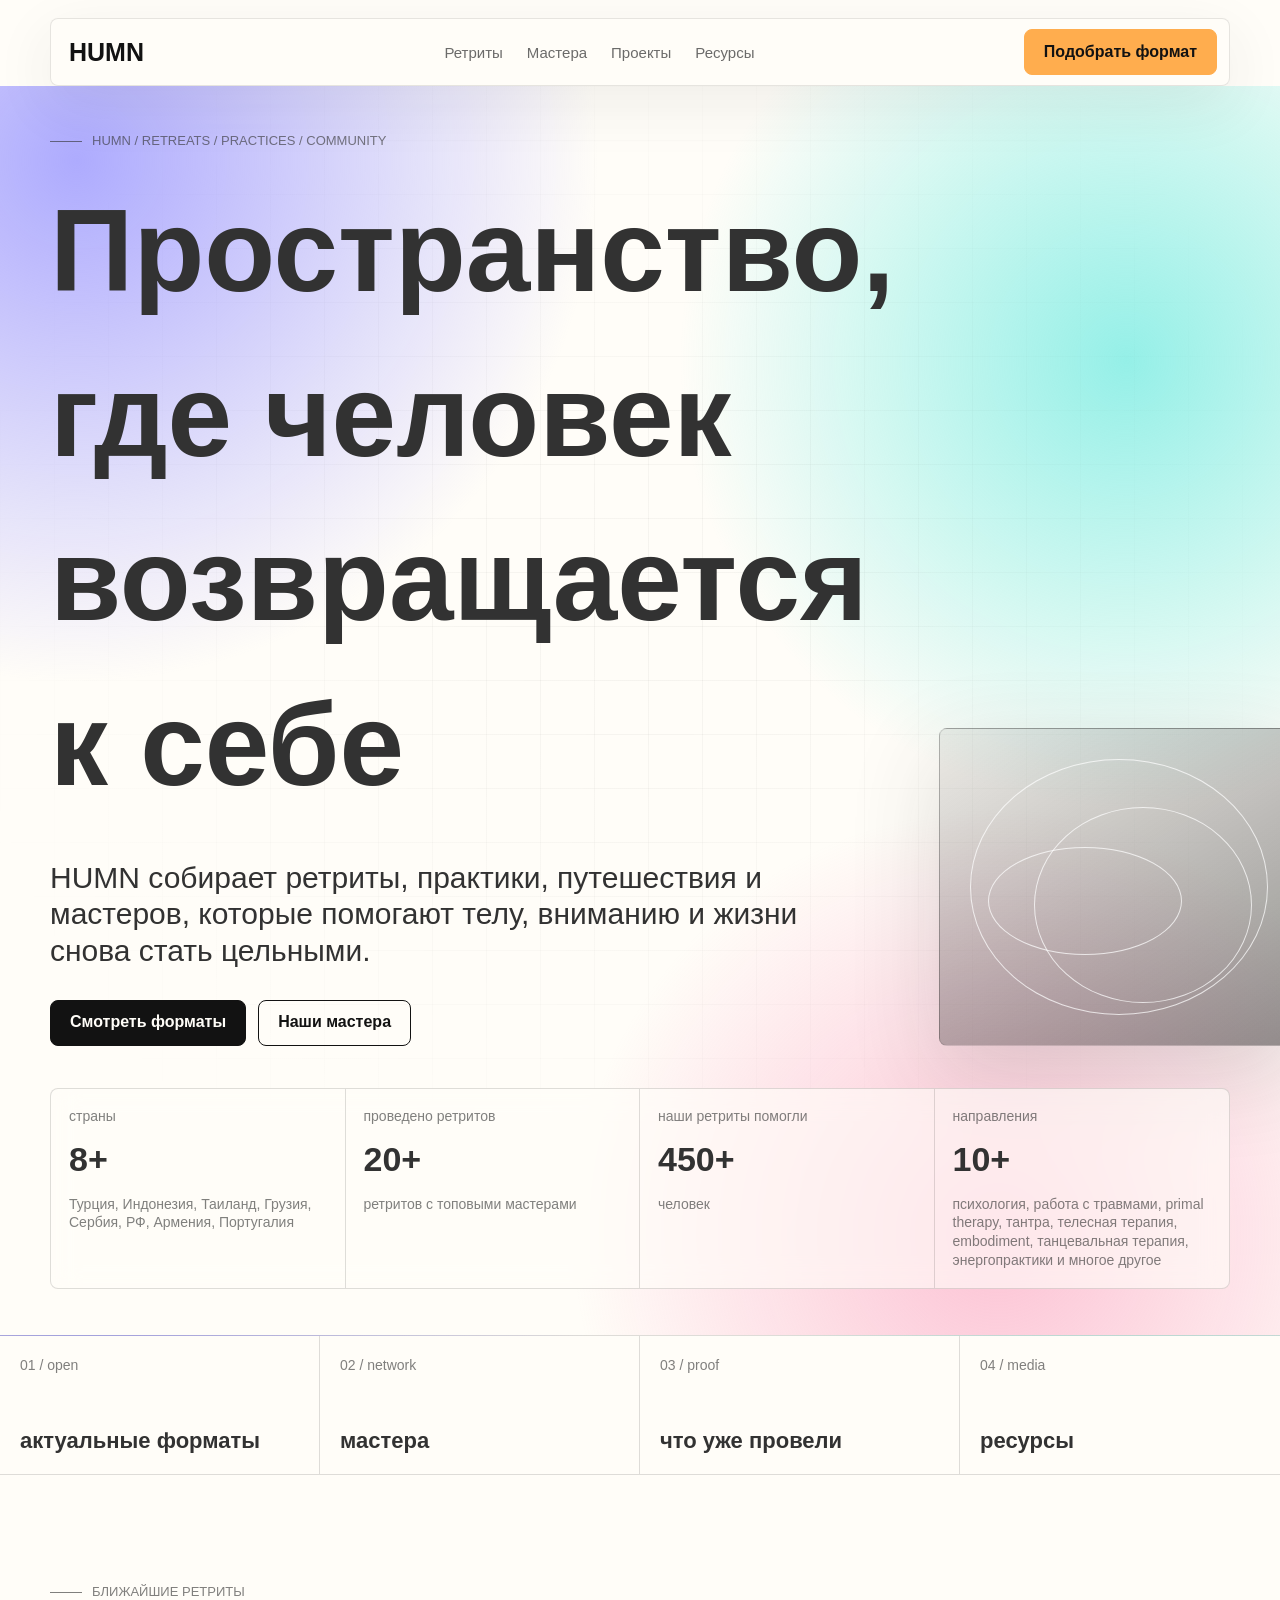
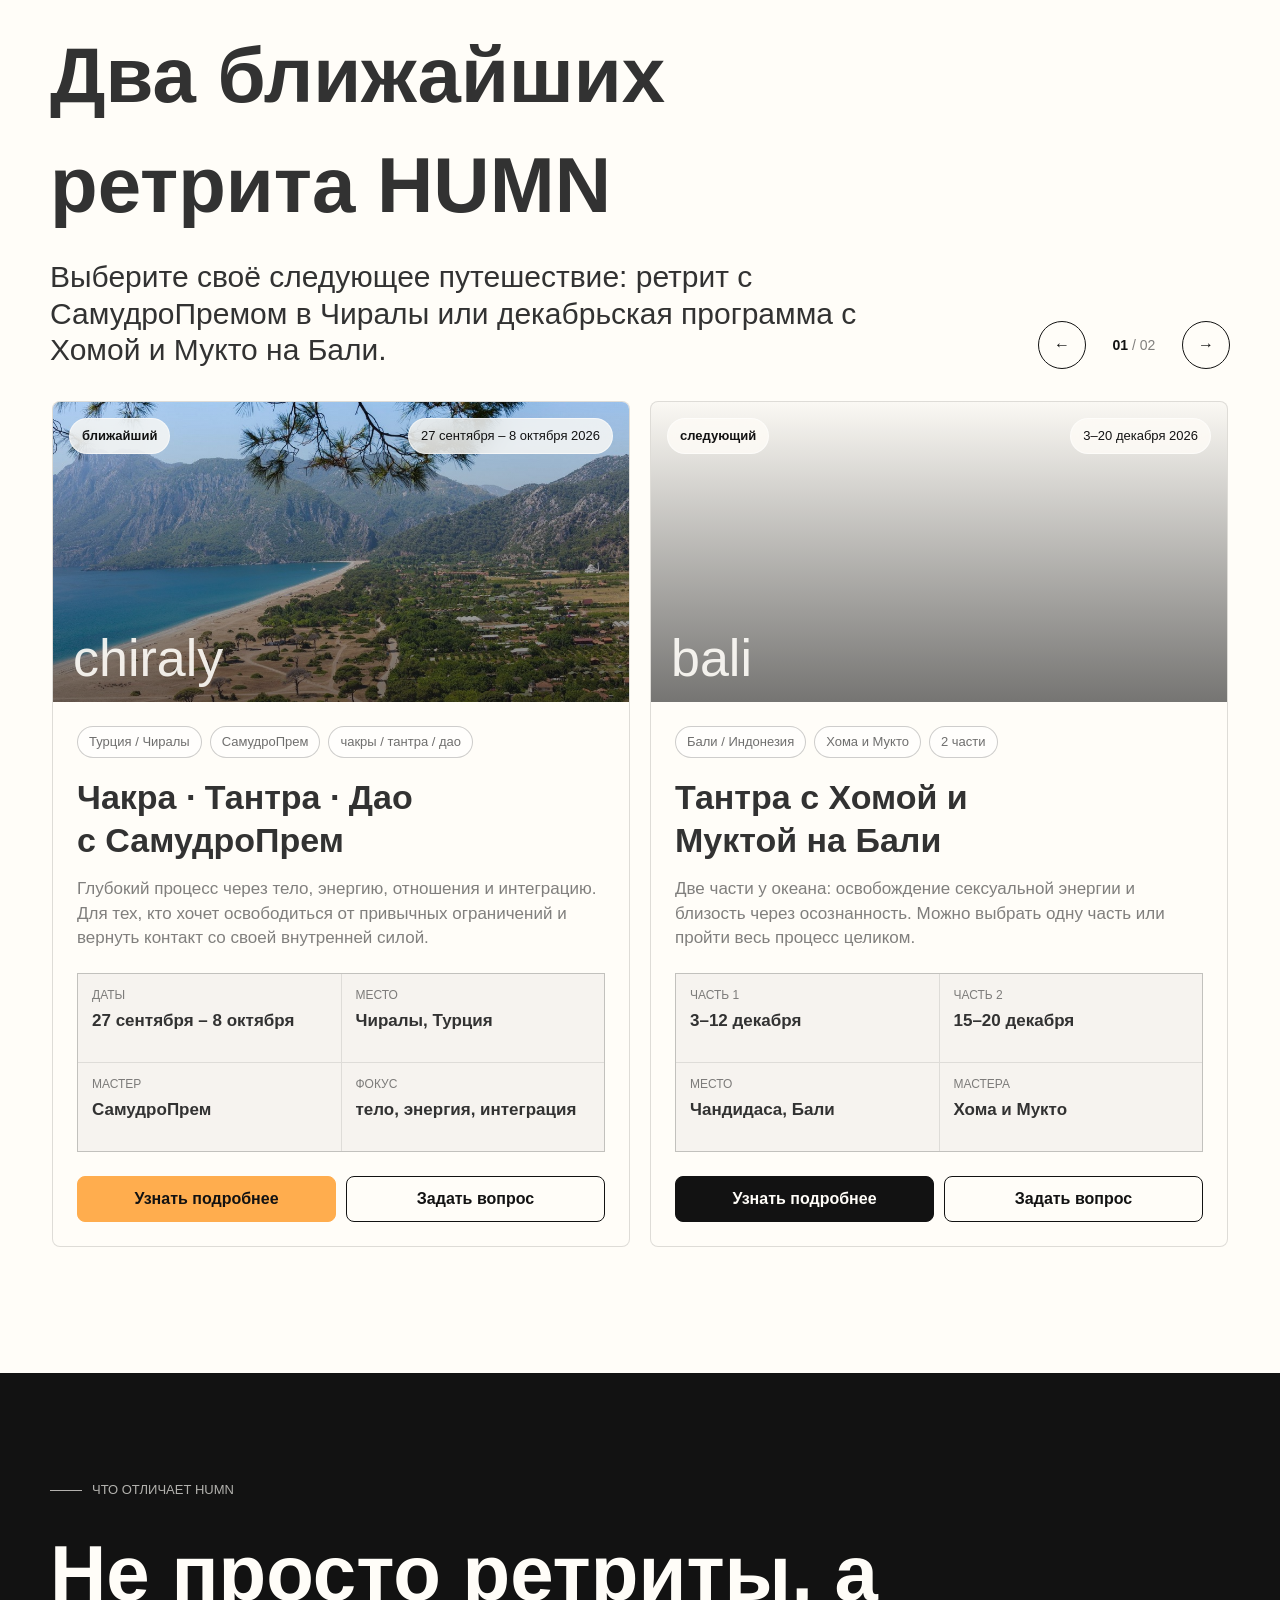
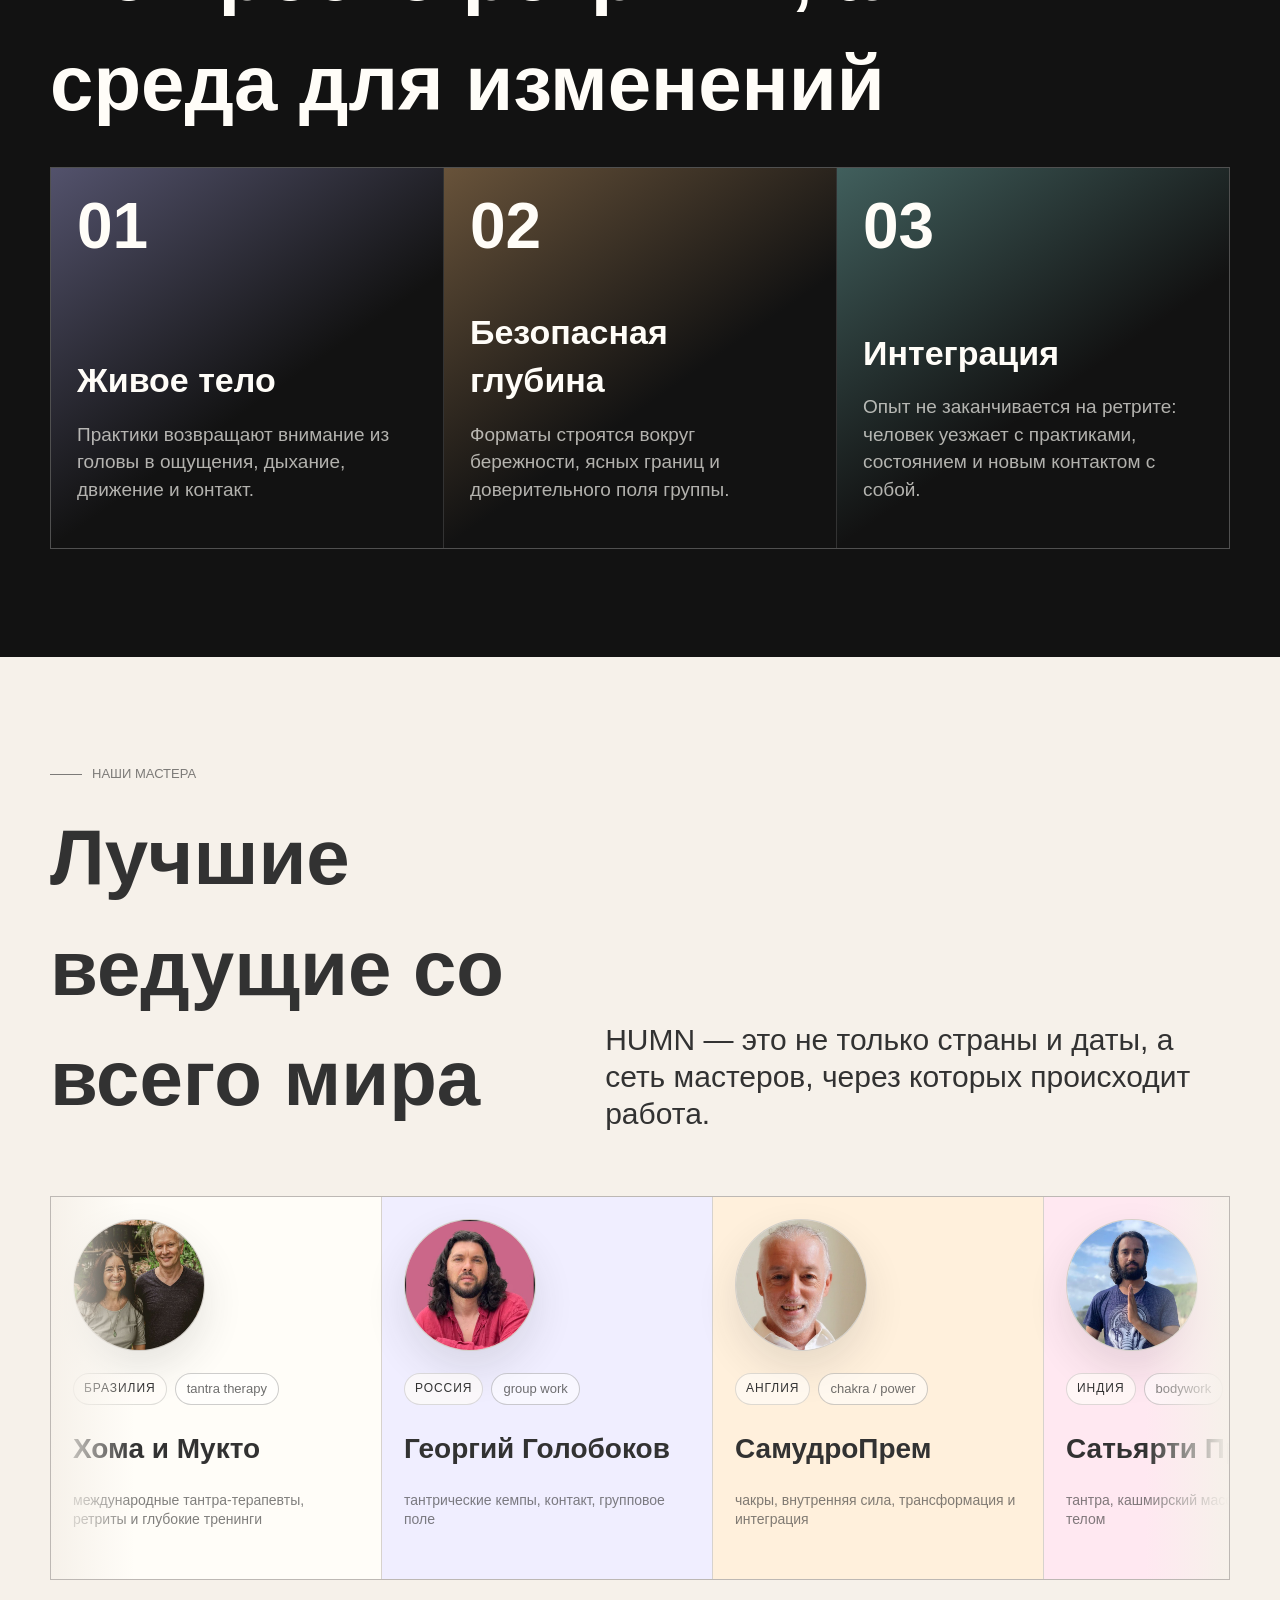
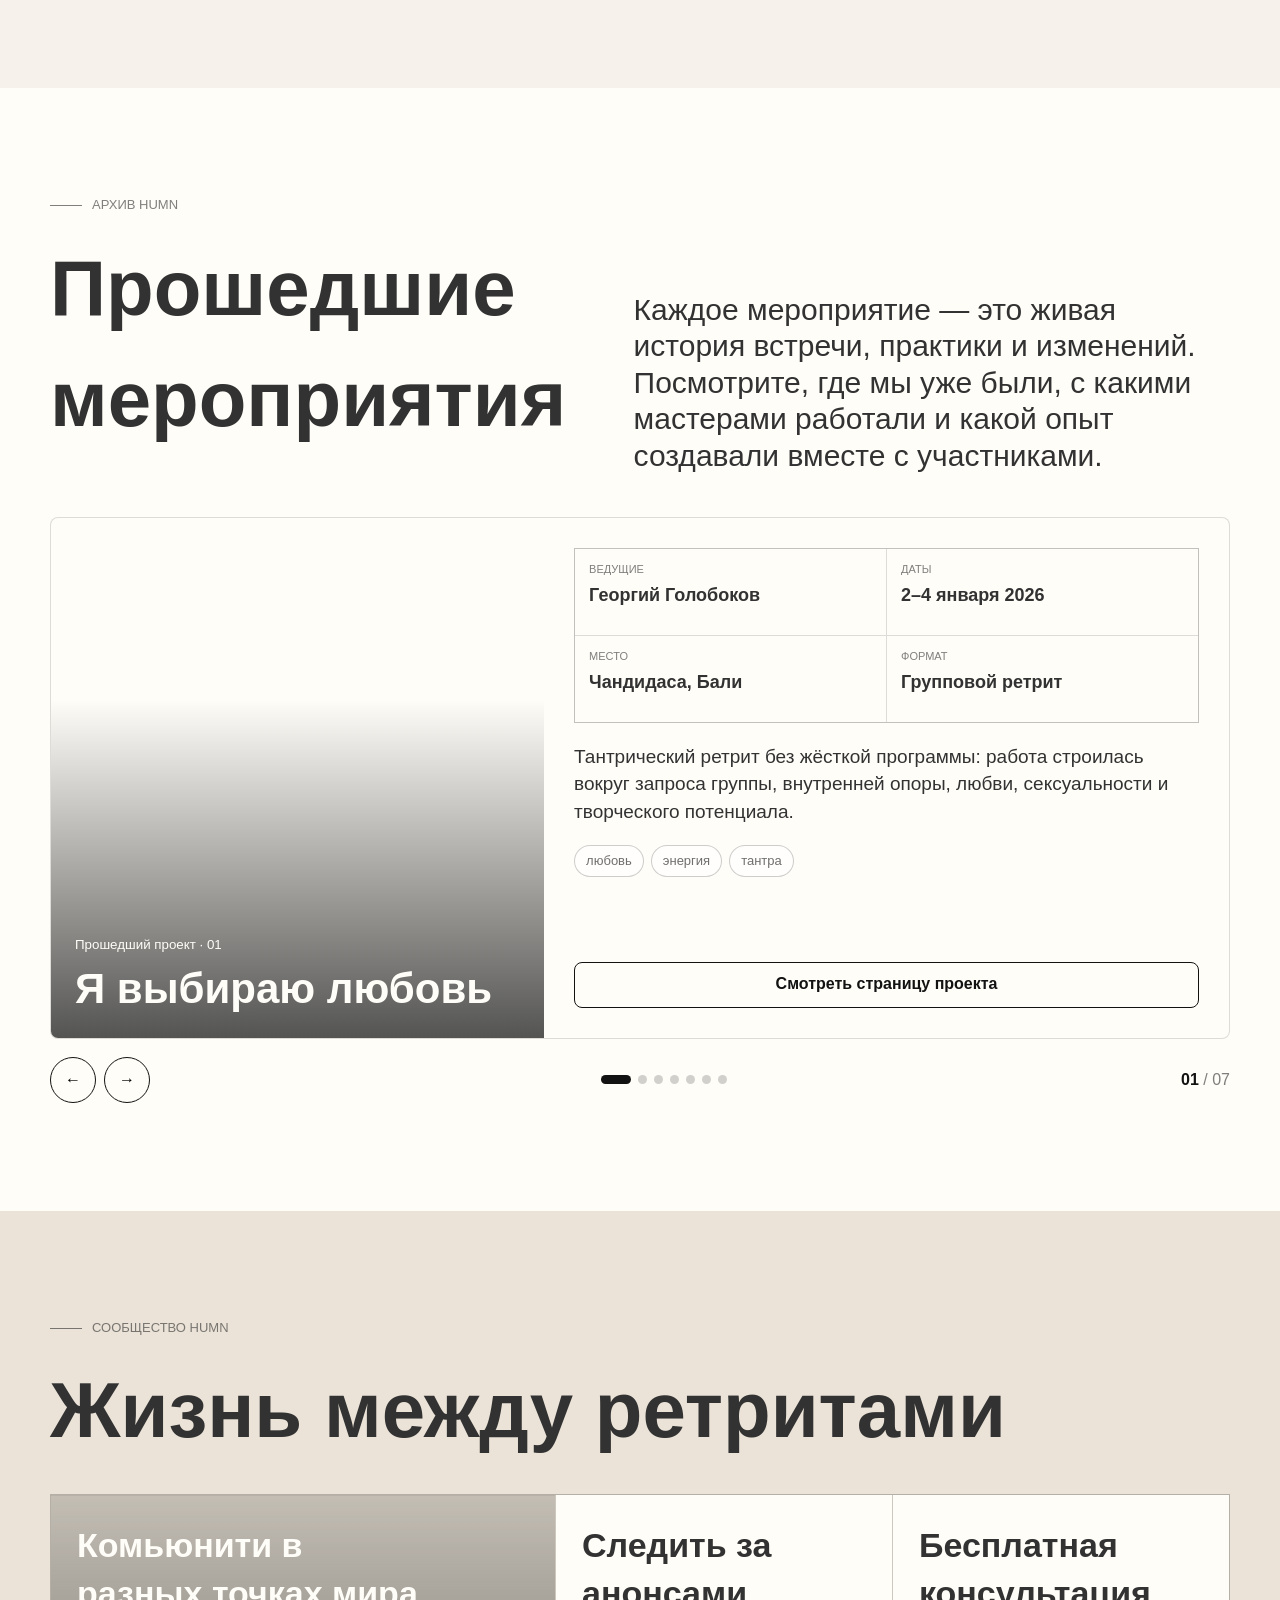
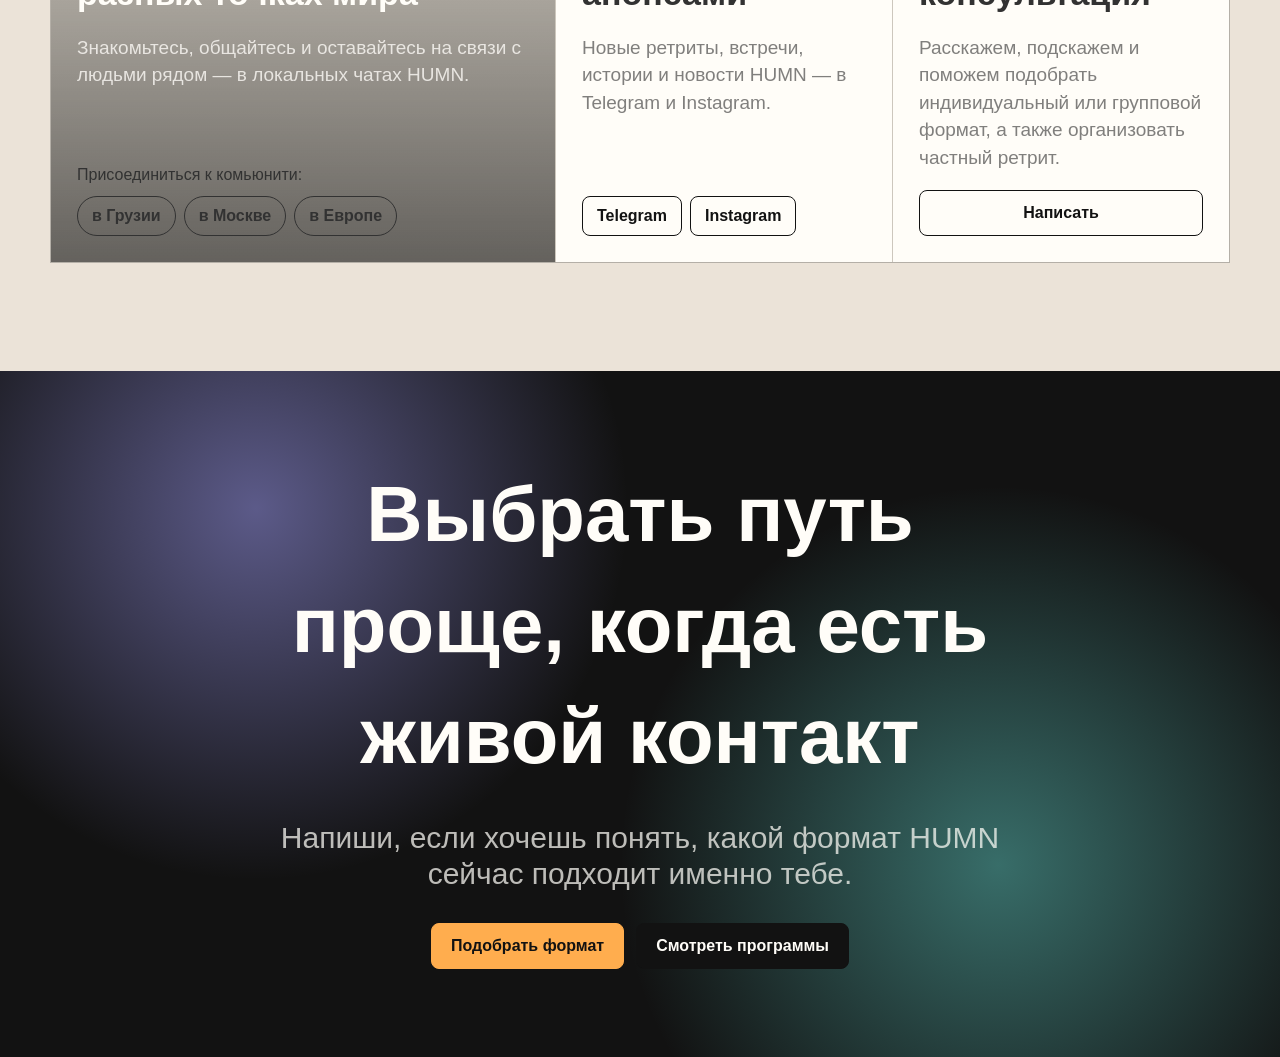
<file: index.html>
<html lang="ru"><head>
  <meta charset="utf-8">
  <meta name="viewport" content="width=device-width, initial-scale=1">
  <title>HUMN: ретриты с мастерами в Чиралы и на Бали</title>
  <meta name="description" content="Ближайшие ретриты HUMN: Чакра · Тантра · Дао с СамудроПремом в Чиралы и тантра с Хомой и Муктой на Бали. Мастера, проекты и ресурсы.">
  <meta name="robots" content="index, follow, max-image-preview:large">
  <meta name="referrer" content="strict-origin-when-cross-origin">
  <meta name="theme-color" content="#fffdf8">
  <meta name="format-detection" content="telephone=no">
  <link rel="canonical" href="https://humns.ru/">
  <meta property="og:type" content="website">
  <meta property="og:locale" content="ru_RU">
  <meta property="og:site_name" content="HUMN">
  <meta property="og:title" content="HUMN: ретриты с мастерами в Чиралы и на Бали">
  <meta property="og:description" content="Ближайшие ретриты HUMN: СамудроПрем в Чиралы и Хома с Муктой на Бали. Смотрите даты, мастеров, проекты и ресурсы сообщества.">
  <meta property="og:url" content="https://humns.ru/">
  <meta property="og:image" content="https://ny06981-lang.github.io/humn-homepage/assets/retreats/samudro-chiraly.jpg">
  <meta property="og:image:secure_url" content="https://ny06981-lang.github.io/humn-homepage/assets/retreats/samudro-chiraly.jpg">
  <meta property="og:image:width" content="1200">
  <meta property="og:image:height" content="630">
  <meta property="og:image:alt" content="Чиралы, Турция — место ближайшего ретрита HUMN с СамудроПремом">
  <meta name="twitter:card" content="summary_large_image">
  <meta name="twitter:title" content="HUMN: ретриты с мастерами в Чиралы и на Бали">
  <meta name="twitter:description" content="Ближайшие ретриты HUMN: СамудроПрем в Чиралы и Хома с Муктой на Бали. Даты, мастера, проекты и ресурсы сообщества.">
  <meta name="twitter:image" content="https://ny06981-lang.github.io/humn-homepage/assets/retreats/samudro-chiraly.jpg">
  <meta name="twitter:image:alt" content="Чиралы, Турция — место ближайшего ретрита HUMN с СамудроПремом">
  <link rel="icon" href="data:image/svg+xml,%3Csvg xmlns='http://www.w3.org/2000/svg' viewBox='0 0 64 64'%3E%3Crect width='64' height='64' rx='8' fill='%23fffdf8'/%3E%3Ccircle cx='32' cy='32' r='22' fill='%23a5a2ff'/%3E%3Ccircle cx='32' cy='32' r='12' fill='%23ffad4e'/%3E%3C/svg%3E">
  <script type="application/ld+json">
    {
      "@context": "https://schema.org",
      "@graph": [
        {
          "@type": "Organization",
          "@id": "https://humns.ru/#organization",
          "name": "HUMN",
          "url": "https://humns.ru/",
          "logo": "https://ny06981-lang.github.io/humn-homepage/assets/humn-logo-horizontal.png",
          "sameAs": [
            "https://www.instagram.com/humns.ru/"
          ]
        },
        {
          "@type": "WebSite",
          "@id": "https://humns.ru/#website",
          "url": "https://humns.ru/",
          "name": "HUMN",
          "publisher": {
            "@id": "https://humns.ru/#organization"
          },
          "inLanguage": "ru"
        },
        {
          "@type": "ItemList",
          "@id": "https://humns.ru/#retreats",
          "name": "Актуальные ретриты HUMN",
          "itemListElement": [
            {
              "@type": "ListItem",
              "position": 1,
              "url": "https://humns.ru/tantra1_rus",
              "name": "Тантра с Хомой и Муктой на Бали"
            },
            {
              "@type": "ListItem",
              "position": 2,
              "url": "https://humns.ru/chakra-tantra-dao",
              "name": "Чакра · Тантра · Дао с СамудроПрем"
            }
          ]
        },
        {
          "@type": "Event",
          "@id": "https://humns.ru/chakra-tantra-dao#event",
          "name": "Чакра · Тантра · Дао с СамудроПрем",
          "description": "Ретрит HUMN с СамудроПремом в Чиралы: работа с телом, энергией, отношениями и интеграцией.",
          "startDate": "2026-09-27",
          "endDate": "2026-10-08",
          "eventStatus": "https://schema.org/EventScheduled",
          "eventAttendanceMode": "https://schema.org/OfflineEventAttendanceMode",
          "image": "https://ny06981-lang.github.io/humn-homepage/assets/retreats/samudro-chiraly.jpg",
          "url": "https://humns.ru/chakra-tantra-dao",
          "location": {
            "@type": "Place",
            "name": "Чиралы",
            "address": {
              "@type": "PostalAddress",
              "addressLocality": "Чиралы",
              "addressCountry": "TR"
            }
          },
          "performer": {
            "@type": "Person",
            "name": "СамудроПрем"
          },
          "organizer": {
            "@id": "https://humns.ru/#organization"
          }
        },
        {
          "@type": "Event",
          "@id": "https://humns.ru/tantra1_rus#event",
          "name": "Тантра с Хомой и Муктой на Бали",
          "description": "Декабрьская программа HUMN на Бали с Хомой и Муктой: две части про сексуальную энергию, близость и осознанность.",
          "startDate": "2026-12-03",
          "endDate": "2026-12-20",
          "eventStatus": "https://schema.org/EventScheduled",
          "eventAttendanceMode": "https://schema.org/OfflineEventAttendanceMode",
          "image": "https://static.tildacdn.com/tild6639-3033-4162-a264-623666343634/Homa_and_Mukto-1.jpg",
          "url": "https://humns.ru/tantra1_rus",
          "location": {
            "@type": "Place",
            "name": "Чандидаса, Бали",
            "address": {
              "@type": "PostalAddress",
              "addressLocality": "Чандидаса",
              "addressRegion": "Бали",
              "addressCountry": "ID"
            }
          },
          "performer": {
            "@type": "Person",
            "name": "Хома и Мукто"
          },
          "organizer": {
            "@id": "https://humns.ru/#organization"
          }
        }
      ]
    }
  </script>
  <style>
    :root {
      --ink: #323232;
      --night: #121212;
      --paper: #fffdf8;
      --milk: #f6f1ea;
      --clay: #ebe3d8;
      --violet: #a5a2ff;
      --orange: #ffad4e;
      --rose: #fa94b9;
      --cyan: #6cebe1;
      --plum: #512740;
      --muted: rgba(50, 50, 50, .62);
      --line: rgba(50, 50, 50, .16);
      --heading: "Druk Wide Cyr", "Arial Black", Impact, sans-serif;
      --body: "Involve", "TildaSans", Arial, sans-serif;
      --ease: cubic-bezier(.16, 1, .3, 1);
    }

    * { box-sizing: border-box; }
    html {
      scroll-behavior: smooth;
      -webkit-text-size-adjust: 100%;
      text-size-adjust: 100%;
    }
    body {
      margin: 0;
      min-width: 320px;
      overflow-x: hidden;
      background: var(--paper);
      color: var(--ink);
      font-family: var(--body);
    }
    a { color: inherit; text-decoration: none; }
    img { display: block; max-width: 100%; }
    button { font: inherit; }
    :focus-visible {
      outline: 3px solid var(--orange);
      outline-offset: 4px;
      border-radius: 8px;
    }
    .skip-link {
      position: absolute;
      z-index: 200;
      top: auto;
      left: -10000px;
      width: 1px;
      height: 1px;
      overflow: hidden;
      clip: rect(0 0 0 0);
      clip-path: inset(50%);
      transform: none;
      padding: 0;
      border-radius: 8px;
      background: var(--night);
      color: var(--paper);
      font-weight: 800;
      transition: transform .2s var(--ease);
    }
    .skip-link:focus {
      position: fixed;
      top: 12px;
      left: 12px;
      width: auto;
      height: auto;
      overflow: visible;
      clip: auto;
      clip-path: none;
      transform: translateY(0);
      padding: 12px 16px;
    }

    .site-nav {
      position: relative;
      z-index: 80;
      top: auto;
      left: auto;
      transform: none;
      width: min(1180px, calc(100vw - 28px));
      margin: 18px auto 0;
      min-height: 62px;
      display: grid;
      grid-template-columns: auto 1fr auto;
      gap: 22px;
      align-items: center;
      padding: 10px 12px 10px 18px;
      border: 1px solid rgba(50, 50, 50, .12);
      border-radius: 8px;
      background: rgba(255, 253, 248, .82);
      backdrop-filter: blur(22px);
      box-shadow: 0 18px 60px rgba(50, 50, 50, .08);
    }
    .site-logo {
      display: inline-flex;
      align-items: center;
      min-width: 106px;
      color: var(--night);
      font-family: var(--heading);
      font-size: 25px;
      font-weight: 900;
      line-height: 1;
      letter-spacing: 0;
      white-space: nowrap;
    }
    .nav-links {
      justify-self: center;
      display: flex;
      align-items: center;
      gap: 24px;
      color: rgba(50, 50, 50, .72);
      font-size: 15px;
    }
    .nav-links a { transition: color .2s var(--ease); }
    .nav-links a:hover { color: var(--ink); }

    .HUMN-container {
      width: min(1180px, calc(100vw - 40px));
      margin: 0 auto;
    }
    .section { padding: 108px 0; }
    .section.tight { padding: 72px 0; }
    .eyebrow {
      display: inline-flex;
      align-items: center;
      gap: 10px;
      margin: 0 0 18px;
      color: var(--muted);
      font-size: 13px;
      letter-spacing: 0;
      text-transform: uppercase;
    }
    .eyebrow::before {
      content: "";
      width: 32px;
      height: 1px;
      background: currentColor;
    }
    h1, h2, h3, p { margin-top: 0; }
    h1, h2, h3 {
      font-family: var(--heading);
      letter-spacing: 0;
      font-weight: 900;
      line-height: 1.42;
      overflow-wrap: normal;
      word-break: normal;
      hyphens: none;
      text-wrap: balance;
    }
    h1 {
      max-width: 1100px;
      font-size: 116px;
      line-height: 1.42;
      margin-bottom: 32px;
    }
    h2 {
      max-width: 980px;
      font-size: 78px;
      line-height: 1.42;
      margin-bottom: 28px;
    }
    h3 {
      font-size: 34px;
      line-height: 1.42;
      margin-bottom: 16px;
    }
    p {
      color: var(--muted);
      font-size: 19px;
      line-height: 1.45;
    }
    .lead {
      max-width: 780px;
      color: var(--ink);
      font-size: 30px;
      line-height: 1.22;
    }
    .micro {
      color: var(--muted);
      font-size: 14px;
      line-height: 1.34;
    }
    .btn-row {
      display: flex;
      flex-wrap: wrap;
      align-items: center;
      gap: 12px;
    }
    .btn {
      display: inline-flex;
      align-items: center;
      justify-content: center;
      max-width: 100%;
      min-height: 46px;
      padding: 0 19px;
      border: 1px solid var(--night);
      border-radius: 8px;
      background: var(--night);
      color: var(--paper);
      font-weight: 700;
      line-height: 1.15;
      text-align: center;
      overflow-wrap: normal;
      word-break: normal;
      hyphens: none;
      transition: transform .22s var(--ease), background .22s var(--ease), color .22s var(--ease);
    }
    .btn:hover { transform: translateY(-2px); }
    .btn.light {
      background: transparent;
      color: var(--night);
    }
    .btn.color {
      background: var(--orange);
      color: var(--night);
      border-color: var(--orange);
    }
    .pill {
      display: inline-flex;
      align-items: center;
      min-height: 32px;
      min-width: 0;
      padding: 0 11px;
      border: 1px solid rgba(50, 50, 50, .24);
      border-radius: 999px;
      background: rgba(255, 255, 255, .54);
      color: rgba(50, 50, 50, .7);
      font-size: 13px;
      line-height: 1.2;
      white-space: nowrap;
    }
    .grid { display: grid; gap: 20px; }
    .two { grid-template-columns: repeat(2, minmax(0, 1fr)); }
    .three { grid-template-columns: repeat(3, minmax(0, 1fr)); }
    .four { grid-template-columns: repeat(4, minmax(0, 1fr)); }
    .split {
      display: grid;
      grid-template-columns: .9fr 1.1fr;
      gap: 52px;
      align-items: center;
    }
    .card {
      overflow: hidden;
      border: 1px solid var(--line);
      border-radius: 8px;
      background: rgba(255, 255, 255, .56);
    }
    .pad { padding: 24px; }
    .photo {
      min-height: 320px;
      background-size: cover;
      background-position: center;
    }
    .photo.wide { aspect-ratio: 16 / 10; min-height: auto; }

    .hero {
      position: relative;
      min-height: 100vh;
      padding: 46px 0;
      overflow: hidden;
      border-bottom: 1px solid var(--line);
      background:
        radial-gradient(circle at 6% 6%, rgba(165, 162, 255, .9), rgba(165, 162, 255, 0) 31%),
        radial-gradient(circle at 88% 22%, rgba(108, 235, 225, .72), rgba(108, 235, 225, 0) 30%),
        radial-gradient(circle at 78% 92%, rgba(250, 148, 185, .56), rgba(250, 148, 185, 0) 28%),
        var(--paper);
    }
    .hero::after {
      content: "";
      position: absolute;
      inset: 0;
      pointer-events: none;
      background-image:
        linear-gradient(rgba(50, 50, 50, .05) 1px, transparent 1px),
        linear-gradient(90deg, rgba(50, 50, 50, .05) 1px, transparent 1px);
      background-size: 54px 54px;
      mask-image: radial-gradient(circle at 50% 42%, black 0%, transparent 72%);
    }
    .hero-inner {
      position: relative;
      z-index: 2;
      min-height: calc(100vh - 170px);
      display: grid;
      grid-template-columns: minmax(0, 1fr);
      grid-template-rows: 1fr auto;
      gap: 42px;
    }
    .hero-copy {
      align-self: end;
      min-width: 0;
      width: 100%;
      display: grid;
      grid-template-columns: 1fr 360px;
      gap: 44px;
      align-items: end;
    }
    .hero-side {
      display: grid;
      gap: 18px;
    }
    .signal-card {
      position: relative;
      min-height: 318px;
      overflow: hidden;
      border: 1px solid rgba(50, 50, 50, .16);
      border-radius: 8px;
      background:
        linear-gradient(150deg, rgba(18,18,18,.08), rgba(18,18,18,.46)),
        url("https://static.tildacdn.com/tild3034-3966-4838-a536-386266376464/cirali-beach.jpg");
      background-size: cover;
      background-position: center;
      box-shadow: 0 28px 90px rgba(50, 50, 50, .16);
    }
    .signal-card span {
      position: absolute;
      border: 1px solid rgba(255, 255, 255, .72);
      border-radius: 50%;
      animation: pulseField 8s var(--ease) infinite alternate;
    }
    .signal-card span:nth-child(1) { inset: 30px; }
    .signal-card span:nth-child(2) { inset: 78px 46px 42px 94px; animation-delay: -1s; }
    .signal-card span:nth-child(3) { inset: 118px 116px 90px 48px; animation-delay: -2s; }
    @keyframes pulseField {
      from { opacity: .38; transform: scale(.96) rotate(-3deg); }
      to { opacity: .92; transform: scale(1.04) rotate(4deg); }
    }
    .hero-metrics {
      min-width: 0;
      width: 100%;
      display: grid;
      grid-template-columns: repeat(4, minmax(0, 1fr));
      border: 1px solid var(--line);
      border-radius: 8px;
      overflow: hidden;
      background: rgba(255, 253, 248, .62);
      backdrop-filter: blur(14px);
    }
    .metric {
      min-height: 168px;
      padding: 18px;
      border-right: 1px solid var(--line);
      display: flex;
      flex-direction: column;
      justify-content: flex-start;
      gap: 14px;
    }
    .metric:last-child { border-right: 0; }
    .metric b {
      font-family: var(--heading);
      font-size: 34px;
      line-height: 1.22;
    }

    .quick-index {
      display: grid;
      grid-template-columns: repeat(4, minmax(0, 1fr));
      border-bottom: 1px solid var(--line);
      background: var(--paper);
    }
    .quick-index a {
      min-height: 138px;
      padding: 20px;
      border-right: 1px solid var(--line);
      display: flex;
      flex-direction: column;
      justify-content: space-between;
      transition: background .22s var(--ease);
    }
    .quick-index a:last-child { border-right: 0; }
    .quick-index a:nth-child(1):hover { background: var(--violet); }
    .quick-index a:nth-child(2):hover { background: var(--orange); }
    .quick-index a:nth-child(3):hover { background: var(--rose); }
    .quick-index a:nth-child(4):hover { background: var(--cyan); }
    .quick-index b { font-size: 22px; }

    .retreats-preview-head {
      display: grid;
      grid-template-columns: minmax(0, 1fr) auto;
      gap: 28px;
      align-items: end;
      margin-bottom: 30px;
    }
    .retreats-preview-head h2 { margin-bottom: 18px; }
    .retreats-preview-head .lead { max-width: 820px; margin-bottom: 0; }
    .upcoming-controls {
      display: flex;
      align-items: center;
      gap: 12px;
      white-space: nowrap;
    }
    .upcoming-arrow {
      width: 48px;
      height: 48px;
      border: 1px solid var(--night);
      border-radius: 50%;
      background: transparent;
      color: var(--night);
      cursor: pointer;
      transition: transform .22s var(--ease), background .22s var(--ease), color .22s var(--ease);
    }
    .upcoming-arrow:hover { transform: translateY(-2px); background: var(--night); color: var(--paper); }
    .upcoming-counter {
      min-width: 72px;
      color: var(--muted);
      font-size: 14px;
      text-align: center;
    }
    .upcoming-counter b { color: var(--night); font-family: var(--heading); }
    .upcoming-carousel { position: relative; overflow: hidden; }
    .upcoming-rail {
      display: flex;
      gap: 20px;
      overflow-x: auto;
      scroll-snap-type: x mandatory;
      scroll-behavior: smooth;
      padding: 2px 2px 18px;
      scrollbar-width: none;
    }
    .upcoming-rail::-webkit-scrollbar { display: none; }
    .retreat-card {
      flex: 0 0 calc((100% - 20px) / 2);
      min-width: 0;
      display: grid;
      grid-template-rows: 300px auto;
      scroll-snap-align: start;
      overflow: hidden;
      border: 1px solid var(--line);
      border-radius: 8px;
      background: rgba(255, 253, 248, .82);
    }
    .retreat-card-media {
      position: relative;
      display: block;
      min-height: 300px;
      background-size: cover;
      background-position: center;
      isolation: isolate;
      color: inherit;
      text-decoration: none;
      cursor: pointer;
      overflow: hidden;
    }
    .retreat-card-media::before {
      content: "";
      position: absolute;
      inset: 0;
      z-index: -1;
      background: linear-gradient(180deg, rgba(18,18,18,.02), rgba(18,18,18,.58));
    }
    .retreat-card-media::after {
      position: absolute;
      left: 20px;
      bottom: 18px;
      color: rgba(255, 253, 248, .9);
      font-family: var(--heading);
      font-size: 52px;
      line-height: 1;
      transition: transform .28s var(--ease);
    }
    .retreat-card-media:hover::after { transform: translateX(6px); }
    .retreat-card-samudro .retreat-card-media {
      background-image: url("assets/retreats/samudro-chiraly.jpg");
      background-position: center;
    }
    .retreat-card-samudro .retreat-card-media::after { content: "chiraly"; }
    .retreat-card-homa .retreat-card-media {
      background-image: url("https://static.tildacdn.com/tild6639-3033-4162-a264-623666343634/Homa_and_Mukto-1.jpg");
      background-position: center top;
    }
    .retreat-card-homa .retreat-card-media::after { content: "bali"; }
    .retreat-date {
      position: absolute;
      top: 16px;
      left: 16px;
      right: 16px;
      display: flex;
      justify-content: space-between;
      gap: 12px;
      align-items: flex-start;
    }
    .retreat-date b,
    .retreat-date span {
      display: inline-flex;
      align-items: center;
      min-height: 36px;
      padding: 0 12px;
      border: 1px solid rgba(255,255,255,.54);
      border-radius: 999px;
      background: rgba(255,253,248,.78);
      color: var(--night);
      backdrop-filter: blur(14px);
      line-height: 1.2;
    }
    .retreat-date b { font-family: var(--heading); font-size: 13px; }
    .retreat-date span { font-size: 13px; }
    .retreat-card-copy {
      min-width: 0;
      padding: 24px;
      display: flex;
      flex-direction: column;
      justify-content: space-between;
      gap: 24px;
    }
    .retreat-card-copy h3 {
      max-width: 520px;
      font-size: 34px;
      line-height: 1.28;
      margin-bottom: 14px;
    }
    .retreat-card-copy p { font-size: 17px; margin-bottom: 0; }
    .tag-row {
      display: flex;
      flex-wrap: wrap;
      gap: 8px;
      margin-bottom: 18px;
    }
    .retreat-meta-grid {
      display: grid;
      grid-template-columns: repeat(2, minmax(0, 1fr));
      gap: 1px;
      margin-top: 22px;
      border: 1px solid var(--line);
      background: var(--line);
    }
    .retreat-meta-grid div {
      min-height: 88px;
      padding: 14px;
      background: rgba(255,253,248,.72);
    }
    .retreat-meta-grid span {
      display: block;
      margin-bottom: 8px;
      color: var(--muted);
      font-size: 12px;
      text-transform: uppercase;
    }
    .retreat-meta-grid b {
      display: block;
      font-family: var(--heading);
      font-size: 17px;
      line-height: 1.24;
    }
    .retreat-card-actions {
      display: flex;
      flex-wrap: wrap;
      gap: 10px;
      align-items: center;
    }
    .retreat-card-actions .btn { flex: 1 1 180px; }

    .principles {
      background: var(--night);
      color: var(--paper);
    }
    .principles p,
    .principles .micro,
    .principles .eyebrow { color: rgba(255,253,248,.68); }
    .principle-grid {
      display: grid;
      grid-template-columns: repeat(3, minmax(0, 1fr));
      gap: 1px;
      border: 1px solid rgba(255,255,255,.14);
      background: rgba(255,255,255,.14);
    }
    .principle {
      min-height: 380px;
      padding: 26px;
      display: flex;
      flex-direction: column;
      justify-content: space-between;
      gap: 42px;
      background: var(--night);
    }
    .principle:nth-child(1) { background: linear-gradient(145deg, rgba(165,162,255,.28), rgba(18,18,18,1) 58%); }
    .principle:nth-child(2) { background: linear-gradient(145deg, rgba(255,173,78,.26), rgba(18,18,18,1) 58%); }
    .principle:nth-child(3) { background: linear-gradient(145deg, rgba(108,235,225,.24), rgba(18,18,18,1) 58%); }
    .principle strong {
      font-family: var(--heading);
      font-size: 64px;
      line-height: 1;
    }

    .teachers {
      background: var(--milk);
    }
    .teachers-head {
      display: grid;
      grid-template-columns: .9fr 1.1fr;
      gap: 44px;
      align-items: end;
      margin-bottom: 34px;
    }
    .teacher-marquee {
      position: relative;
      overflow: hidden;
      border: 1px solid var(--line);
      background: var(--line);
    }
    .teacher-marquee::before,
    .teacher-marquee::after {
      content: "";
      position: absolute;
      top: 0;
      z-index: 2;
      width: 84px;
      height: 100%;
      pointer-events: none;
    }
    .teacher-marquee::before {
      left: 0;
      background: linear-gradient(90deg, var(--milk), rgba(247,243,238,0));
    }
    .teacher-marquee::after {
      right: 0;
      background: linear-gradient(270deg, var(--milk), rgba(247,243,238,0));
    }
    .teacher-track {
      display: flex;
      width: max-content;
      animation: teacherFlow 42s linear infinite;
    }
    .teacher-marquee:hover .teacher-track { animation-play-state: paused; }
    .teacher-set {
      display: flex;
      gap: 1px;
    }
    .teacher {
      flex: 0 0 330px;
      min-height: 382px;
      padding: 22px;
      display: flex;
      flex-direction: column;
      justify-content: flex-start;
      gap: 22px;
      background: var(--paper);
    }
    .teacher:nth-child(6n + 2) { background: #f0eeff; }
    .teacher:nth-child(6n + 3) { background: #fff0dc; }
    .teacher:nth-child(6n + 4) { background: #ffe8f1; }
    .teacher:nth-child(6n + 5) { background: #e7fffc; }
    .teacher:nth-child(6n + 6) { background: #efe8df; }
    .teacher-avatar {
      width: 132px;
      height: 132px;
      overflow: hidden;
      border: 1px solid rgba(50,50,50,.18);
      border-radius: 50%;
      background: var(--milk);
      box-shadow: 0 18px 40px rgba(50,50,50,.12);
    }
    .teacher-avatar img {
      width: 100%;
      height: 100%;
      display: block;
      object-fit: cover;
    }
    .teacher-meta {
      display: flex;
      flex-wrap: wrap;
      gap: 8px;
      min-height: 34px;
      align-items: flex-start;
    }
    .teacher-country {
      min-height: 32px;
      padding: 7px 10px;
      border: 1px solid var(--line);
      border-radius: 999px;
      background: rgba(255,253,248,.68);
      font-size: 12px;
      line-height: 1.2;
      text-transform: uppercase;
      letter-spacing: .08em;
    }
    .teacher b {
      font-family: var(--heading);
      font-size: 28px;
      line-height: 1.42;
    }
    .teacher p { margin: 0; }
    @keyframes teacherFlow {
      from { transform: translate3d(0, 0, 0); }
      to { transform: translate3d(-50%, 0, 0); }
    }

    .archive-intro {
      display: grid;
      grid-template-columns: .95fr 1.05fr;
      gap: 44px;
      align-items: end;
      margin-bottom: 34px;
    }
    .archive-intro > p {
      max-width: 620px;
      margin-bottom: 8px;
    }
    .case-carousel {
      position: relative;
      overflow: hidden;
      border: 1px solid var(--line);
      background:
        linear-gradient(90deg, rgba(165,162,255,.28), rgba(255,173,78,.22) 38%, rgba(108,235,225,.22)),
        var(--paper);
    }
    .case-carousel::before,
    .case-carousel::after {
      content: "";
      position: absolute;
      top: 0;
      z-index: 2;
      width: 96px;
      height: 100%;
      pointer-events: none;
    }
    .case-carousel::before {
      left: 0;
      background: linear-gradient(90deg, var(--paper), rgba(255,253,248,0));
    }
    .case-carousel::after {
      right: 0;
      background: linear-gradient(270deg, var(--paper), rgba(255,253,248,0));
    }
    .case-track {
      display: flex;
      width: max-content;
      animation: caseFlow 58s linear infinite;
    }
    .case-carousel:hover .case-track { animation-play-state: paused; }
    .case-set {
      display: flex;
      gap: 14px;
      padding: 18px 7px;
    }
    .case-card {
      flex: 0 0 372px;
      min-height: 318px;
      padding: 18px;
      border: 1px solid rgba(50,50,50,.18);
      border-radius: 8px;
      background: rgba(255,253,248,.86);
      box-shadow: 0 18px 46px rgba(50,50,50,.1);
      display: flex;
      flex-direction: column;
      gap: 18px;
    }
    .case-card:nth-child(2n) { transform: translateY(14px); }
    .case-card:nth-child(3n) { background: rgba(240,238,255,.9); }
    .case-card:nth-child(4n) { background: rgba(231,255,252,.88); }
    .case-top {
      display: flex;
      justify-content: space-between;
      gap: 16px;
      align-items: flex-start;
      min-height: 76px;
    }
    .case-top b {
      font-family: var(--heading);
      font-size: 28px;
      line-height: 1.42;
    }
    .case-number {
      font-family: var(--heading);
      font-size: 46px;
      line-height: 1;
      color: rgba(81,39,64,.28);
    }
    .case-fields {
      display: grid;
      grid-template-columns: repeat(2, minmax(0, 1fr));
      gap: 1px;
      border: 1px solid var(--line);
      background: var(--line);
    }
    .case-field {
      min-height: 70px;
      padding: 11px;
      background: rgba(255,253,248,.7);
      display: flex;
      flex-direction: column;
      gap: 7px;
      justify-content: flex-start;
    }
    .case-field span:first-child {
      font-size: 11px;
      line-height: 1.2;
      text-transform: uppercase;
      letter-spacing: .08em;
      color: rgba(50,50,50,.54);
    }
    .case-field span:last-child {
      font-size: 14px;
      line-height: 1.3;
    }
    .case-card p { margin: 0; font-size: 16px; }
    @keyframes caseFlow {
      from { transform: translate3d(-50%, 0, 0); }
      to { transform: translate3d(0, 0, 0); }
    }

    .resources {
      background: var(--clay);
    }
    .community-inline { margin: 0; color: var(--ink); font-size: 16px; display: grid; gap: 12px; }
    .community-link-list { display: flex; flex-wrap: wrap; gap: 8px; }
    .community-link-list a {
      display: inline-flex;
      align-items: center;
      min-height: 40px;
      padding: 0 14px;
      border: 1px solid currentColor;
      border-radius: 999px;
      font-weight: 700;
      line-height: 1;
      transition: opacity .2s var(--ease), transform .2s var(--ease);
    }
    .community-link-list a:hover { opacity: .72; transform: translateY(-1px); }
    .resource-links { display: flex; flex-wrap: wrap; gap: 8px; }
    .resource-links .btn { min-height: 40px; padding: 0 14px; }
    .resource-grid {
      display: grid;
      grid-template-columns: 1.2fr .8fr .8fr;
      gap: 1px;
      border: 1px solid var(--line);
      background: var(--line);
    }
    .resource {
      min-height: 360px;
      padding: 26px;
      display: flex;
      flex-direction: column;
      justify-content: space-between;
      background: var(--paper);
    }
    .resource:first-child {
      color: var(--paper);
      background:
        linear-gradient(0deg, rgba(18,18,18,.56), rgba(18,18,18,.05)),
        url("https://static.tildacdn.com/tild3133-6531-4866-b763-353931373735/IMG_6058.jpg");
      background-size: cover;
      background-position: center;
    }
    .resource:first-child p,
    .resource:first-child .micro { color: rgba(255,253,248,.78); }

    .closing {
      min-height: 500px;
      display: grid;
      place-items: center;
      text-align: center;
      padding: 88px 20px;
      color: var(--paper);
      background:
        radial-gradient(circle at 20% 20%, rgba(165,162,255,.5), transparent 32%),
        radial-gradient(circle at 78% 72%, rgba(108,235,225,.42), transparent 34%),
        var(--night);
    }
    .closing h2, .closing .lead {
      margin-left: auto;
      margin-right: auto;
    }
    .closing p { color: rgba(255,253,248,.72); }

    @media (max-width: 980px) {
      .site-nav {
        position: relative;
        top: auto;
        left: 0;
        transform: none;
        margin-top: 0;
        width: 100%;
        border-left: 0;
        border-right: 0;
        border-radius: 0;
        grid-template-columns: 1fr auto;
      }
      .nav-links { display: none; }
      .site-logo { min-width: 92px; font-size: 22px; }
      .hero { padding-top: 40px; }
      .hero-copy,
      .split,
      .retreats-preview-head,
      .teachers-head,
      .archive-intro,
      .resource-grid {
        grid-template-columns: 1fr;
      }
      h1 { font-size: 76px; }
      h2 { font-size: 56px; }
      h3 { font-size: 30px; }
      .lead { font-size: 24px; }
      .hero-metrics,
      .quick-index,
      .principle-grid {
        grid-template-columns: repeat(2, minmax(0, 1fr));
      }
      .teacher { flex-basis: 304px; }
      .featured-visual { min-height: 420px; }
      .upcoming-media { min-height: 320px; }
      .upcoming-head { grid-template-columns: 1fr; }
      .case-card { flex-basis: 344px; }
    }

    @media (max-width: 560px) {
      .HUMN-container { width: min(100vw - 28px, 1180px); }
      .section { padding: 72px 0; }
      .site-nav { min-height: 58px; padding: 10px 14px; }
      .site-nav .btn { min-height: 40px; padding: 0 13px; font-size: 14px; }
      h1 { font-size: 42px; }
      h2 { font-size: 38px; }
      h3 { font-size: 26px; }
      p { font-size: 17px; }
      .lead { font-size: 21px; }
      .hero-inner { min-height: auto; }
      .hero-copy { gap: 28px; }
      .signal-card { min-height: 248px; }
      .btn-row { align-items: stretch; }
      .btn-row .btn { flex: 1 1 150px; }
      .hero-metrics,
      .quick-index,
      .principle-grid {
        grid-template-columns: 1fr;
      }
      .metric { border-right: 0; border-bottom: 1px solid var(--line); }
      .metric:last-child { border-bottom: 0; }
      .quick-index a { border-right: 0; border-bottom: 1px solid var(--line); }
      .quick-index a:last-child { border-bottom: 0; }
      .upcoming-controls { justify-self: start; }
      .retreat-card { flex-basis: calc(100vw - 28px); grid-template-rows: 240px auto; }
      .retreat-card-media { min-height: 240px; }
      .retreat-card-media::after { font-size: 38px; }
      .retreat-date {
        flex-direction: column;
        align-items: flex-start;
      }
      .retreat-date span {
        max-width: 100%;
        min-height: 34px;
        padding-top: 7px;
        padding-bottom: 7px;
        white-space: normal;
      }
      .retreat-card-copy { padding: 18px; }
      .retreat-card-copy h3 {
        font-size: 28px;
        line-height: 1.26;
      }
      .retreat-meta-grid { grid-template-columns: 1fr; }
      .retreat-card-actions .btn { flex-basis: 100%; }
      .teacher-marquee::before,
      .teacher-marquee::after { width: 34px; }
      .teacher {
        flex-basis: 278px;
        min-height: 372px;
        padding: 18px;
      }
      .teacher-avatar { width: 116px; height: 116px; }
      .case-carousel::before,
      .case-carousel::after { width: 34px; }
      .case-set { gap: 10px; padding: 14px 5px; }
      .case-card {
        flex-basis: 286px;
        min-height: 370px;
        padding: 15px;
      }
      .case-card:nth-child(2n) { transform: translateY(10px); }
      .case-fields { grid-template-columns: 1fr; }
    }
    @media (max-width: 380px) {
      .HUMN-container { width: min(100vw - 24px, 1180px); }
      h1 { font-size: 36px; line-height: 1.34; }
      h2 { font-size: 34px; line-height: 1.34; }
      h3 { font-size: 24px; }
      .lead { font-size: 20px; }
      .site-nav .btn { max-width: 178px; }
      .retreat-card { flex-basis: calc(100vw - 24px); }
      .retreat-card-copy h3 { font-size: 26px; }
      .pill {
        min-height: 30px;
        white-space: normal;
      }
      .teacher { flex-basis: 264px; }
      .case-card { flex-basis: 276px; }
    }
    @media (prefers-reduced-motion: reduce) {
      html { scroll-behavior: auto; }
      *,
      *::before,
      *::after {
        animation-duration: .001ms !important;
        animation-iteration-count: 1 !important;
        scroll-behavior: auto !important;
        transition-duration: .001ms !important;
      }
      .teacher-marquee {
        overflow-x: auto;
        -webkit-overflow-scrolling: touch;
      }
      .teacher-marquee::before,
      .teacher-marquee::after { display: none; }
      .teacher-track { animation: none; }
      .teacher-set[aria-hidden="true"] { display: none; }
      .case-carousel {
        overflow-x: auto;
        -webkit-overflow-scrolling: touch;
      }
      .case-carousel::before,
      .case-carousel::after { display: none; }
      .case-track { animation: none; }
      .case-set[aria-hidden="true"] { display: none; }
    }
    .archive-carousel {
      overflow: hidden;
      border: 1px solid var(--line);
      border-radius: 8px;
      background: var(--paper);
    }
    .archive-track {
      display: flex;
      transition: transform .65s var(--ease);
      touch-action: pan-y;
    }
    .archive-slide {
      flex: 0 0 100%;
      min-width: 0;
      display: grid;
      grid-template-columns: .72fr 1fr;
      min-height: 520px;
    }
    .archive-photo {
      position: relative;
      min-height: 520px;
      background-size: cover;
      background-position: center;
    }
    .archive-photo::after {
      content: "";
      position: absolute;
      inset: 0;
      background: linear-gradient(180deg, transparent 35%, rgba(18,18,18,.72));
    }
    .archive-title {
      position: absolute;
      z-index: 1;
      left: 24px;
      right: 24px;
      bottom: 24px;
      color: var(--paper);
    }
    .archive-title small {
      display: block;
      margin-bottom: 10px;
      line-height: 1.25;
    }
    .archive-title h3 {
      margin: 0;
      color: var(--paper);
      font-size: 42px;
      line-height: 1.18;
    }
    .archive-info {
      min-width: 0;
      padding: 30px;
      display: flex;
      flex-direction: column;
      justify-content: space-between;
      gap: 22px;
    }
    .archive-meta {
      display: grid;
      grid-template-columns: repeat(2, minmax(0, 1fr));
      gap: 1px;
      border: 1px solid var(--line);
      background: var(--line);
    }
    .archive-meta div {
      min-width: 0;
      min-height: 86px;
      padding: 14px;
      background: var(--paper);
    }
    .archive-meta span {
      display: block;
      margin-bottom: 8px;
      color: var(--muted);
      font-size: 11px;
      line-height: 1.2;
      text-transform: uppercase;
    }
    .archive-meta b {
      display: block;
      font-family: var(--heading);
      font-size: 18px;
      line-height: 1.24;
    }
    .archive-summary {
      color: var(--ink);
      margin: 20px 0;
    }
    .archive-tags {
      display: flex;
      flex-wrap: wrap;
      gap: 7px;
    }
    .archive-controls {
      display: flex;
      justify-content: space-between;
      align-items: center;
      gap: 14px;
      margin-top: 18px;
    }
    .archive-arrows {
      display: flex;
      gap: 8px;
    }
    .archive-arrow {
      width: 46px;
      height: 46px;
      border: 1px solid var(--night);
      border-radius: 50%;
      background: transparent;
      cursor: pointer;
    }
    .archive-dots {
      display: flex;
      flex-wrap: wrap;
      justify-content: center;
      gap: 7px;
    }
    .archive-dot {
      width: 9px;
      height: 9px;
      padding: 0;
      border: 0;
      border-radius: 10px;
      background: rgba(50,50,50,.22);
    }
    .archive-dot.active {
      width: 30px;
      background: var(--night);
    }
    .archive-counter {
      min-width: 52px;
      color: var(--muted);
      text-align: right;
    }
    .archive-counter b {
      color: var(--night);
      font-family: var(--heading);
    }

    @media (max-width: 760px) {
      .archive-slide {
        grid-template-columns: 1fr;
        min-height: 0;
      }
      .archive-photo { min-height: 390px; }
      .archive-info { padding: 22px; }
      .archive-title h3 { font-size: 34px; }
      .archive-meta b { font-size: 15px; }
    }

    @media (max-width: 420px) {
      .archive-photo { min-height: 330px; }
      .archive-title {
        left: 18px;
        right: 18px;
        bottom: 18px;
      }
      .archive-title h3 { font-size: 28px; }
      .archive-info { padding: 18px; }
      .archive-meta { grid-template-columns: 1fr; }
      .archive-controls {
        align-items: flex-start;
        flex-wrap: wrap;
      }
      .archive-dots {
        order: 3;
        width: 100%;
        justify-content: flex-start;
      }
    }
  </style>
</head>
<body>
  <a class="skip-link" href="#main">К основному контенту</a>
  <header class="site-nav">
    <a class="site-logo" href="#top" aria-label="HUMN homepage">HUMN</a>
    <nav class="nav-links" aria-label="Навигация по главной">
      <a href="#programs">Ретриты</a>
      <a href="#teachers">Мастера</a>
      <a href="#archive">Проекты</a>
      <a href="#resources">Ресурсы</a>
    </nav>
    <a class="btn color" href="https://t.me/chikhalov" target="_blank" rel="noopener noreferrer">Подобрать формат</a>
  </header>

  <main id="main" tabindex="-1">
    <div id="top"></div>
    <section class="hero">
      <div class="HUMN-container hero-inner">
        <div class="hero-copy">
          <div>
            <p class="eyebrow">HUMN / retreats / practices / community</p>
            <h1>Пространство, где человек возвращается к себе</h1>
            <p class="lead">HUMN собирает ретриты, практики, путешествия и мастеров, которые помогают телу, вниманию и жизни снова стать цельными.</p>
            <div class="btn-row">
              <a class="btn" href="#programs">Смотреть форматы</a>
              <a class="btn light" href="#teachers">Наши мастера</a>
            </div>
          </div>
          <aside class="hero-side" aria-label="Атмосфера HUMN">
            <div class="signal-card">
              <span></span><span></span><span></span>
            </div>
          </aside>
        </div>

        <div class="hero-metrics" aria-label="Ключевые сигналы доверия">
          <div class="metric"><span class="micro">страны</span><b>8+</b><span class="micro">Турция, Индонезия, Таиланд, Грузия, Сербия, РФ, Армения, Португалия</span></div>
          <div class="metric"><span class="micro">проведено ретритов</span><b>20+</b><span class="micro">ретритов с топовыми мастерами</span></div>
          <div class="metric"><span class="micro">наши ретриты помогли</span><b>450+</b><span class="micro">человек</span></div>
          <div class="metric"><span class="micro">направления</span><b>10+</b><span class="micro">психология, работа с травмами, primal therapy, тантра, телесная терапия, embodiment, танцевальная терапия, энергопрактики и многое другое</span></div>
        </div>
      </div>
    </section>

    <nav class="quick-index" aria-label="Быстрая навигация">
      <a href="#programs"><span class="micro">01 / open</span><b>актуальные форматы</b></a>
      <a href="#teachers"><span class="micro">02 / network</span><b>мастера</b></a>
      <a href="#archive"><span class="micro">03 / proof</span><b>что уже провели</b></a>
      <a href="#resources"><span class="micro">04 / media</span><b>ресурсы</b></a>
    </nav>

    <section id="programs" class="section">
      <div class="HUMN-container">
        <div class="retreats-preview-head">
          <div>
            <p class="eyebrow">Ближайшие ретриты</p>
            <h2>Два ближайших ретрита HUMN</h2>
            <p class="lead">Выберите своё следующее путешествие: ретрит с СамудроПремом в Чиралы или декабрьская программа с Хомой и Мукто на Бали.</p>
          </div>
          <div class="upcoming-controls" aria-label="Навигация по ближайшим ретритам">
            <button class="upcoming-arrow upcoming-prev" type="button" aria-label="Предыдущий ретрит">←</button>
            <span class="upcoming-counter"><b>01</b> / 02</span>
            <button class="upcoming-arrow upcoming-next" type="button" aria-label="Следующий ретрит">→</button>
          </div>
        </div>

        <div class="upcoming-carousel">
          <div class="upcoming-rail" aria-label="Ближайшие ретриты HUMN">
            <article class="retreat-card retreat-card-samudro" aria-label="Чакра, Тантра, Дао с СамудроПрем">
              <a class="retreat-card-media" href="https://humns.ru/chakra-tantra-dao" aria-label="Узнать подробнее о ретрите Чакра, Тантра, Дао с СамудроПрем">
                <div class="retreat-date"><b>ближайший</b><span>27 сентября – 8 октября 2026</span></div>
              </a>
              <div class="retreat-card-copy">
                <div>
                  <div class="tag-row"><span class="pill">Турция / Чиралы</span><span class="pill">СамудроПрем</span><span class="pill">чакры / тантра / дао</span></div>
                  <h3>Чакра · Тантра · Дао с СамудроПрем</h3>
                  <p>Глубокий процесс через тело, энергию, отношения и интеграцию. Для тех, кто хочет освободиться от привычных ограничений и вернуть контакт со своей внутренней силой.</p>
                  <div class="retreat-meta-grid">
                    <div><span>даты</span><b>27 сентября – 8 октября</b></div>
                    <div><span>место</span><b>Чиралы, Турция</b></div>
                    <div><span>мастер</span><b>СамудроПрем</b></div>
                    <div><span>фокус</span><b>тело, энергия, интеграция</b></div>
                  </div>
                </div>
                <div class="retreat-card-actions">
                  <a class="btn color" href="https://humns.ru/chakra-tantra-dao">Узнать подробнее</a>
                  <a class="btn light" href="https://t.me/chikhalov" target="_blank" rel="noopener noreferrer">Задать вопрос</a>
                </div>
              </div>
            </article>

            <article class="retreat-card retreat-card-homa" aria-label="Тантра с Хомой и Муктой на Бали">
              <a class="retreat-card-media" href="https://humns.ru/tantra1_rus" aria-label="Узнать подробнее о ретрите Тантра с Хомой и Муктой на Бали">
                <div class="retreat-date"><b>следующий</b><span>3–20 декабря 2026</span></div>
              </a>
              <div class="retreat-card-copy">
                <div>
                  <div class="tag-row"><span class="pill">Бали / Индонезия</span><span class="pill">Хома и Мукто</span><span class="pill">2 части</span></div>
                  <h3>Тантра с Хомой и Муктой на Бали</h3>
                  <p>Две части у океана: освобождение сексуальной энергии и близость через осознанность. Можно выбрать одну часть или пройти весь процесс целиком.</p>
                  <div class="retreat-meta-grid">
                    <div><span>часть 1</span><b>3–12 декабря</b></div>
                    <div><span>часть 2</span><b>15–20 декабря</b></div>
                    <div><span>место</span><b>Чандидаса, Бали</b></div>
                    <div><span>мастера</span><b>Хома и Мукто</b></div>
                  </div>
                </div>
                <div class="retreat-card-actions">
                  <a class="btn" href="https://humns.ru/tantra1_rus">Узнать подробнее</a>
                  <a class="btn light" href="https://t.me/chikhalov" target="_blank" rel="noopener noreferrer">Задать вопрос</a>
                </div>
              </div>
            </article>
          </div>
        </div>
      </div>
    </section>

    <section class="principles section">
      <div class="HUMN-container">
        <p class="eyebrow">что отличает HUMN</p>
        <h2>Не просто ретриты, а среда для изменений</h2>
        <div class="principle-grid">
          <article class="principle">
            <strong>01</strong>
            <div><h3>Живое тело</h3><p>Практики возвращают внимание из головы в ощущения, дыхание, движение и контакт.</p></div>
          </article>
          <article class="principle">
            <strong>02</strong>
            <div><h3>Безопасная глубина</h3><p>Форматы строятся вокруг бережности, ясных границ и доверительного поля группы.</p></div>
          </article>
          <article class="principle">
            <strong>03</strong>
            <div><h3>Интеграция</h3><p>Опыт не заканчивается на ретрите: человек уезжает с практиками, состоянием и новым контактом с собой.</p></div>
          </article>
        </div>
      </div>
    </section>

    <section id="teachers" class="teachers section">
      <div class="HUMN-container">
        <div class="teachers-head">
          <div>
            <p class="eyebrow">Наши мастера</p>
            <h2>Лучшие ведущие со всего мира</h2>
          </div>
          <p class="lead">HUMN — это не только страны и даты, а сеть мастеров, через которых происходит работа.</p>
        </div>

        <div class="teacher-marquee" aria-label="Мастера HUMN">
          <div class="teacher-track">
            <div class="teacher-set">
              <article class="teacher"><div class="teacher-avatar"><img src="assets/teachers/homa-mukto.jpg" width="512" height="512" alt="Хома и Мукто" loading="eager" decoding="async"></div><div class="teacher-meta"><span class="teacher-country">Бразилия</span><span class="pill">tantra therapy</span></div><b>Хома и Мукто</b><p class="micro">международные тантра-терапевты, ретриты и глубокие тренинги</p></article>
              <article class="teacher"><div class="teacher-avatar"><img src="assets/teachers/georgy-golobokov.jpg" width="512" height="512" alt="Георгий Голобоков" loading="eager" decoding="async"></div><div class="teacher-meta"><span class="teacher-country">Россия</span><span class="pill">group work</span></div><b>Георгий Голобоков</b><p class="micro">тантрические кемпы, контакт, групповое поле</p></article>
              <article class="teacher"><div class="teacher-avatar"><img src="assets/teachers/samudro-prem.jpg" width="512" height="512" alt="СамудроПрем" loading="eager" decoding="async"></div><div class="teacher-meta"><span class="teacher-country">Англия</span><span class="pill">chakra / power</span></div><b>СамудроПрем</b><p class="micro">чакры, внутренняя сила, трансформация и интеграция</p></article>
              <article class="teacher"><div class="teacher-avatar"><img src="assets/teachers/satyarti.jpg" width="512" height="512" alt="Сатьярти Пратик" loading="eager" decoding="async"></div><div class="teacher-meta"><span class="teacher-country">Индия</span><span class="pill">bodywork</span></div><b>Сатьярти Пратик</b><p class="micro">тантра, кашмирский массаж, работа с телом</p></article>
              <article class="teacher"><div class="teacher-avatar"><img src="assets/teachers/seva-prem.jpg" width="512" height="512" alt="Сева Прем" loading="eager" decoding="async"></div><div class="teacher-meta"><span class="teacher-country">Россия</span><span class="pill">sensitivity</span></div><b>Сева Прем</b><p class="micro">практики тонкой чувствительности и присутствия</p></article>
              <article class="teacher"><div class="teacher-avatar"><img src="assets/teachers/yury-chikhalov.jpg" width="512" height="512" alt="Юрий Чихалов" loading="eager" decoding="async"></div><div class="teacher-meta"><span class="teacher-country">Россия</span><span class="pill">host</span></div><b>Юрий Чихалов</b><p class="micro">организация пространства, подбор формата и сопровождение</p></article>
            </div>
            <div class="teacher-set" aria-hidden="true">
              <article class="teacher"><div class="teacher-avatar"><img src="assets/teachers/homa-mukto.jpg" width="512" height="512" alt="" loading="eager" decoding="async"></div><div class="teacher-meta"><span class="teacher-country">Бразилия</span><span class="pill">tantra therapy</span></div><b>Хома и Мукто</b><p class="micro">международные тантра-терапевты, ретриты и глубокие тренинги</p></article>
              <article class="teacher"><div class="teacher-avatar"><img src="assets/teachers/georgy-golobokov.jpg" width="512" height="512" alt="" loading="eager" decoding="async"></div><div class="teacher-meta"><span class="teacher-country">Россия</span><span class="pill">group work</span></div><b>Георгий Голобоков</b><p class="micro">тантрические кемпы, контакт, групповое поле</p></article>
              <article class="teacher"><div class="teacher-avatar"><img src="assets/teachers/samudro-prem.jpg" width="512" height="512" alt="" loading="eager" decoding="async"></div><div class="teacher-meta"><span class="teacher-country">Англия</span><span class="pill">chakra / power</span></div><b>СамудроПрем</b><p class="micro">чакры, внутренняя сила, трансформация и интеграция</p></article>
              <article class="teacher"><div class="teacher-avatar"><img src="assets/teachers/satyarti.jpg" width="512" height="512" alt="" loading="eager" decoding="async"></div><div class="teacher-meta"><span class="teacher-country">Индия</span><span class="pill">bodywork</span></div><b>Сатьярти Пратик</b><p class="micro">тантра, кашмирский массаж, работа с телом</p></article>
              <article class="teacher"><div class="teacher-avatar"><img src="assets/teachers/seva-prem.jpg" width="512" height="512" alt="" loading="eager" decoding="async"></div><div class="teacher-meta"><span class="teacher-country">Россия</span><span class="pill">sensitivity</span></div><b>Сева Прем</b><p class="micro">практики тонкой чувствительности и присутствия</p></article>
              <article class="teacher"><div class="teacher-avatar"><img src="assets/teachers/yury-chikhalov.jpg" width="512" height="512" alt="" loading="eager" decoding="async"></div><div class="teacher-meta"><span class="teacher-country">Россия</span><span class="pill">host</span></div><b>Юрий Чихалов</b><p class="micro">организация пространства, подбор формата и сопровождение</p></article>
            </div>
          </div>
        </div>
      </div>
    </section>

    <section id="archive" class="section">
      <div class="HUMN-container">
        <div class="archive-intro">
          <div>
            <p class="eyebrow">архив HUMN</p>
            <h2>Прошедшие мероприятия</h2>
          </div>
          <p class="lead">Каждое мероприятие — это живая история встречи, практики и изменений. Посмотрите, где мы уже были, с какими мастерами работали и какой опыт создавали вместе с участниками.</p>
        </div>
        <div class="archive-carousel"><div class="archive-track"><article class="archive-slide" aria-hidden="false"><div class="archive-photo" style="background-image:url('https://static.tildacdn.com/tild3231-3637-4230-b234-613537643438/IMG_4150.jpg')"><div class="archive-title"><small>Прошедший проект · 01</small><h3>Я выбираю любовь</h3></div></div><div class="archive-info"><div><div class="archive-meta"><div><span>ведущие</span><b>Георгий Голобоков</b></div><div><span>даты</span><b>2–4 января 2026</b></div><div><span>место</span><b>Чандидаса, Бали</b></div><div><span>формат</span><b>Групповой ретрит</b></div></div><p class="archive-summary">Тантрический ретрит без жёсткой программы: работа строилась вокруг запроса группы, внутренней опоры, любви, сексуальности и творческого потенциала.</p><div class="archive-tags"><span class="pill">любовь</span><span class="pill">энергия</span><span class="pill">тантра</span></div></div><a class="btn light" href="https://humns.ru/tantra" target="_blank" rel="noopener noreferrer">Смотреть страницу проекта</a></div></article><article class="archive-slide" aria-hidden="true"><div class="archive-photo" style="background-image:url('https://static.tildacdn.com/tild6639-3033-4162-a264-623666343634/Homa_and_Mukto-1.jpg')"><div class="archive-title"><small>Прошедший проект · 02</small><h3>Осознанная тантра</h3></div></div><div class="archive-info"><div><div class="archive-meta"><div><span>ведущие</span><b>Хома и Мукто</b></div><div><span>даты</span><b>24–29 июня 2025</b></div><div><span>место</span><b>Чиралы, Турция</b></div><div><span>формат</span><b>Групповой ретрит</b></div></div><p class="archive-summary">Практики присутствия, контакт с телом и сердцем, дыхание, медитации и шеринги помогали исследовать близость, уязвимость и жизненную энергию.</p><div class="archive-tags"><span class="pill">присутствие</span><span class="pill">близость</span><span class="pill">медитация</span></div></div><a class="btn light" href="https://humns.ru/retrit" target="_blank" rel="noopener noreferrer">Смотреть страницу проекта</a></div></article><article class="archive-slide" aria-hidden="true"><div class="archive-photo" style="background-image:url('https://static.tildacdn.com/tild3833-3139-4739-b066-363833383632/photo_2025-04-11_06-.jpg')"><div class="archive-title"><small>Прошедший проект · 03</small><h3>Тантра и кашмирский массаж</h3></div></div><div class="archive-info"><div><div class="archive-meta"><div><span>ведущие</span><b>Сатьярти Пратик и Сатья Према</b></div><div><span>даты</span><b>8–15 июня</b></div><div><span>место</span><b>Квариати, Грузия</b></div><div><span>формат</span><b>Групповой ретрит</b></div></div><p class="archive-summary">Погружение в тантру и древние техники кашмирского массажа: осознанное прикосновение, работа с телом, энергией и чувственностью.</p><div class="archive-tags"><span class="pill">массаж</span><span class="pill">прикосновение</span><span class="pill">тело</span></div></div><a class="btn light" href="https://humns.ru/massage" target="_blank" rel="noopener noreferrer">Смотреть страницу проекта</a></div></article><article class="archive-slide" aria-hidden="true"><div class="archive-photo" style="background-image:url('https://static.tildacdn.com/tild3334-3465-4965-b934-333339313165/photo_2025-08-20_13-.jpg')"><div class="archive-title"><small>Прошедший проект · 04</small><h3>От ран детства к пробуждённой любви</h3></div></div><div class="archive-info"><div><div class="archive-meta"><div><span>ведущие</span><b>СамудроПрем</b></div><div><span>даты</span><b>23–31 января 2026</b></div><div><span>место</span><b>Северный Бали</b></div><div><span>формат</span><b>Групповой ретрит</b></div></div><p class="archive-summary">Терапия детства, работа с внутренним ребёнком, медитация OШО Born Again и методы перерождения помогали освобождать старые сценарии и возвращать живость.</p><div class="archive-tags"><span class="pill">детство</span><span class="pill">близость</span><span class="pill">терапия</span></div></div><a class="btn light" href="https://humns.ru/samudroprem" target="_blank" rel="noopener noreferrer">Смотреть страницу проекта</a></div></article><article class="archive-slide" aria-hidden="true"><div class="archive-photo" style="background-image:url('https://static.tildacdn.com/tild6264-3538-4938-a231-303332353365/IMG_0701.jpg')"><div class="archive-title"><small>Прошедший проект · 05</small><h3>Открытие внутренней силы</h3></div></div><div class="archive-info"><div><div class="archive-meta"><div><span>ведущие</span><b>Георгий Голобоков</b></div><div><span>даты</span><b>5–7 декабря 2025</b></div><div><span>место</span><b>Белград, Сербия</b></div><div><span>формат</span><b>Групповой ретрит</b></div></div><p class="archive-summary">Первая ступень о контакте с внутренней энергией: как замечать, восстанавливать и выражать её, заботиться о себе и говорить о важном в отношениях.</p><div class="archive-tags"><span class="pill">энергия</span><span class="pill">эмоции</span><span class="pill">опора</span></div></div><a class="btn light" href="https://humns.ru/innerstrength" target="_blank" rel="noopener noreferrer">Смотреть страницу проекта</a></div></article><article class="archive-slide" aria-hidden="true"><div class="archive-photo" style="background-image:url('https://static.tildacdn.com/tild6533-3561-4136-b965-356332626236/IMG_6819.jpg')"><div class="archive-title"><small>Прошедший проект · 06</small><h3>Раскрытие сексуальности</h3></div></div><div class="archive-info"><div><div class="archive-meta"><div><span>ведущие</span><b>Георгий Голобоков</b></div><div><span>даты</span><b>12–14 декабря 2025</b></div><div><span>место</span><b>Белград, Сербия</b></div><div><span>формат</span><b>Групповой ретрит</b></div></div><p class="archive-summary">Вторая ступень исследовала сексуальную энергию как проявленность в мире: принятие тела, работу со стыдом и запретами, движение энергии к творчеству.</p><div class="archive-tags"><span class="pill">сексуальность</span><span class="pill">тело</span><span class="pill">творчество</span></div></div><a class="btn light" href="https://humns.ru/sexuality" target="_blank" rel="noopener noreferrer">Смотреть страницу проекта</a></div></article><article class="archive-slide" aria-hidden="true"><div class="archive-photo" style="background-image:url('https://static.tildacdn.com/tild3334-3465-4965-b934-333339313165/photo_2025-08-20_13-.jpg')"><div class="archive-title"><small>Прошедший проект · 07</small><h3>Манипура — путь силы и подлинности</h3></div></div><div class="archive-info"><div><div class="archive-meta"><div><span>ведущие</span><b>СамудроПрем</b></div><div><span>даты</span><b>17–30 апреля 2026</b></div><div><span>место</span><b>Чиралы, Турция</b></div><div><span>формат</span><b>Групповой ретрит</b></div></div><p class="archive-summary">Работа с третьей чакрой: распознавание страха, контроля и роли «жертва — тиран», затем интеграция ясности, сотрудничества и подлинной силы.</p><div class="archive-tags"><span class="pill">манипура</span><span class="pill">сила</span><span class="pill">интеграция</span></div></div><a class="btn light" href="https://humns.ru/samudroprem_turkey" target="_blank" rel="noopener noreferrer">Смотреть страницу проекта</a></div></article></div></div><div class="archive-controls"><div class="archive-arrows"><button class="archive-arrow archive-prev" type="button" aria-label="Предыдущий ретрит">←</button><button class="archive-arrow archive-next" type="button" aria-label="Следующий ретрит">→</button></div><div class="archive-dots"><button class="archive-dot active" type="button" aria-label="Ретрит 1"></button><button class="archive-dot" type="button" aria-label="Ретрит 2"></button><button class="archive-dot" type="button" aria-label="Ретрит 3"></button><button class="archive-dot" type="button" aria-label="Ретрит 4"></button><button class="archive-dot" type="button" aria-label="Ретрит 5"></button><button class="archive-dot" type="button" aria-label="Ретрит 6"></button><button class="archive-dot" type="button" aria-label="Ретрит 7"></button></div><div class="archive-counter"><b>01</b> / 07</div></div>
    </section>

    <section id="resources" class="resources section"><div class="HUMN-container"><p class="eyebrow">сообщество HUMN</p><h2>Жизнь между ретритами</h2><div class="resource-grid"><article class="resource"><div><h3>Комьюнити в разных точках мира</h3><p>Знакомьтесь, общайтесь и оставайтесь на связи с людьми рядом — в локальных чатах HUMN.</p></div><div class="community-inline"><span>Присоединиться к комьюнити:</span><div class="community-link-list"><a href="https://t.me/tbilisitantra" target="_blank" rel="noopener noreferrer">в Грузии</a><a href="https://t.me/humn_moscow" target="_blank" rel="noopener noreferrer">в Москве</a><a href="https://chat.whatsapp.com/F64MXR0eVEBLR07g5gPKJO" target="_blank" rel="noopener noreferrer">в Европе</a></div></div></article><article class="resource"><div><h3>Следить за анонсами</h3><p>Новые ретриты, встречи, истории и новости HUMN — в Telegram и Instagram.</p></div><div class="resource-links"><a class="btn light" href="https://t.me/humnsru" target="_blank" rel="noopener noreferrer">Telegram</a><a class="btn light" href="https://www.instagram.com/humns.ru/" target="_blank" rel="noopener noreferrer">Instagram</a></div></article><article class="resource"><div><h3>Бесплатная консультация</h3><p>Расскажем, подскажем и поможем подобрать индивидуальный или групповой формат, а также организовать частный ретрит.</p></div><a class="btn light" href="https://t.me/chikhalov" target="_blank" rel="noopener noreferrer">Написать</a></article></div></div></section>

    <section class="closing">
      <div class="HUMN-container">
        <h2>Выбрать путь проще, когда есть живой контакт</h2>
        <p class="lead">Напиши, если хочешь понять, какой формат HUMN сейчас подходит именно тебе.</p>
        <div class="btn-row" style="justify-content:center">
          <a class="btn color" href="https://t.me/chikhalov" target="_blank" rel="noopener noreferrer">Подобрать формат</a>
          <a class="btn" href="#programs">Смотреть программы</a>
        </div>
      </div>
    </section>
  </main>


<script>(()=>{const rail=document.querySelector('.upcoming-rail'),cards=[...document.querySelectorAll('.retreat-card')],counter=document.querySelector('.upcoming-counter b');if(!rail||!cards.length)return;let active=0;const set=n=>{active=(n+cards.length)%cards.length;cards[active].scrollIntoView({behavior:'smooth',inline:'start',block:'nearest'});if(counter)counter.textContent=String(active+1).padStart(2,'0')};document.querySelector('.upcoming-prev')?.addEventListener('click',()=>set(active-1));document.querySelector('.upcoming-next')?.addEventListener('click',()=>set(active+1));rail.addEventListener('scroll',()=>{const left=rail.scrollLeft;let best=0,dist=Infinity;cards.forEach((card,i)=>{const d=Math.abs(card.offsetLeft-left);if(d<dist){dist=d;best=i}});active=best;if(counter)counter.textContent=String(active+1).padStart(2,'0')},{passive:true});})();</script>

<script>(()=>{const t=document.querySelector('.archive-track'),s=[...document.querySelectorAll('.archive-slide')],d=[...document.querySelectorAll('.archive-dot')],c=document.querySelector('.archive-counter b');if(!t)return;let i=0,x=0;const go=n=>{i=(n+s.length)%s.length;t.style.transform='translateX(-'+i*100+'%)';s.forEach((e,k)=>e.setAttribute('aria-hidden',k!==i));d.forEach((e,k)=>e.classList.toggle('active',k===i));c.textContent=String(i+1).padStart(2,'0')};document.querySelector('.archive-prev').onclick=()=>go(i-1);document.querySelector('.archive-next').onclick=()=>go(i+1);d.forEach((e,k)=>e.onclick=()=>go(k));t.onpointerdown=e=>x=e.clientX;t.onpointerup=e=>{if(Math.abs(e.clientX-x)>50)go(i+(e.clientX<x?1:-1))}})();</script></body></html>
</file>
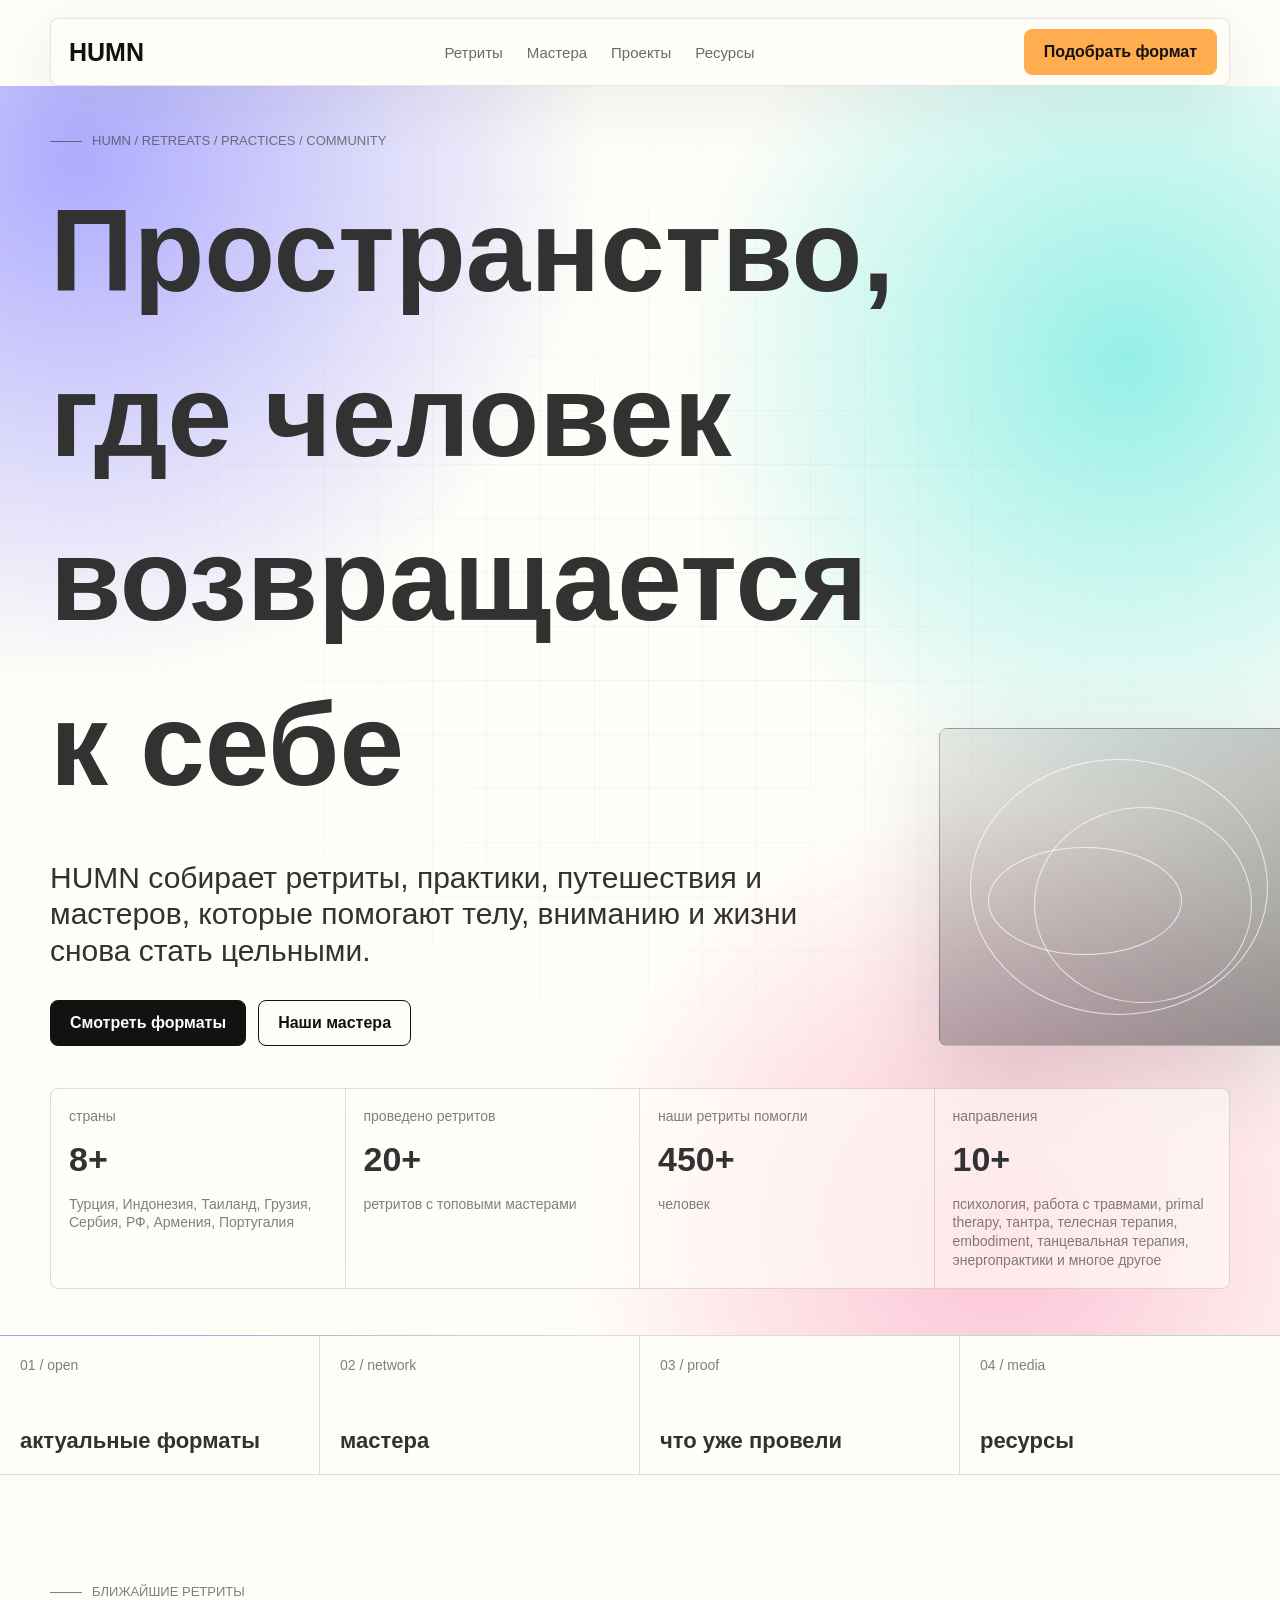
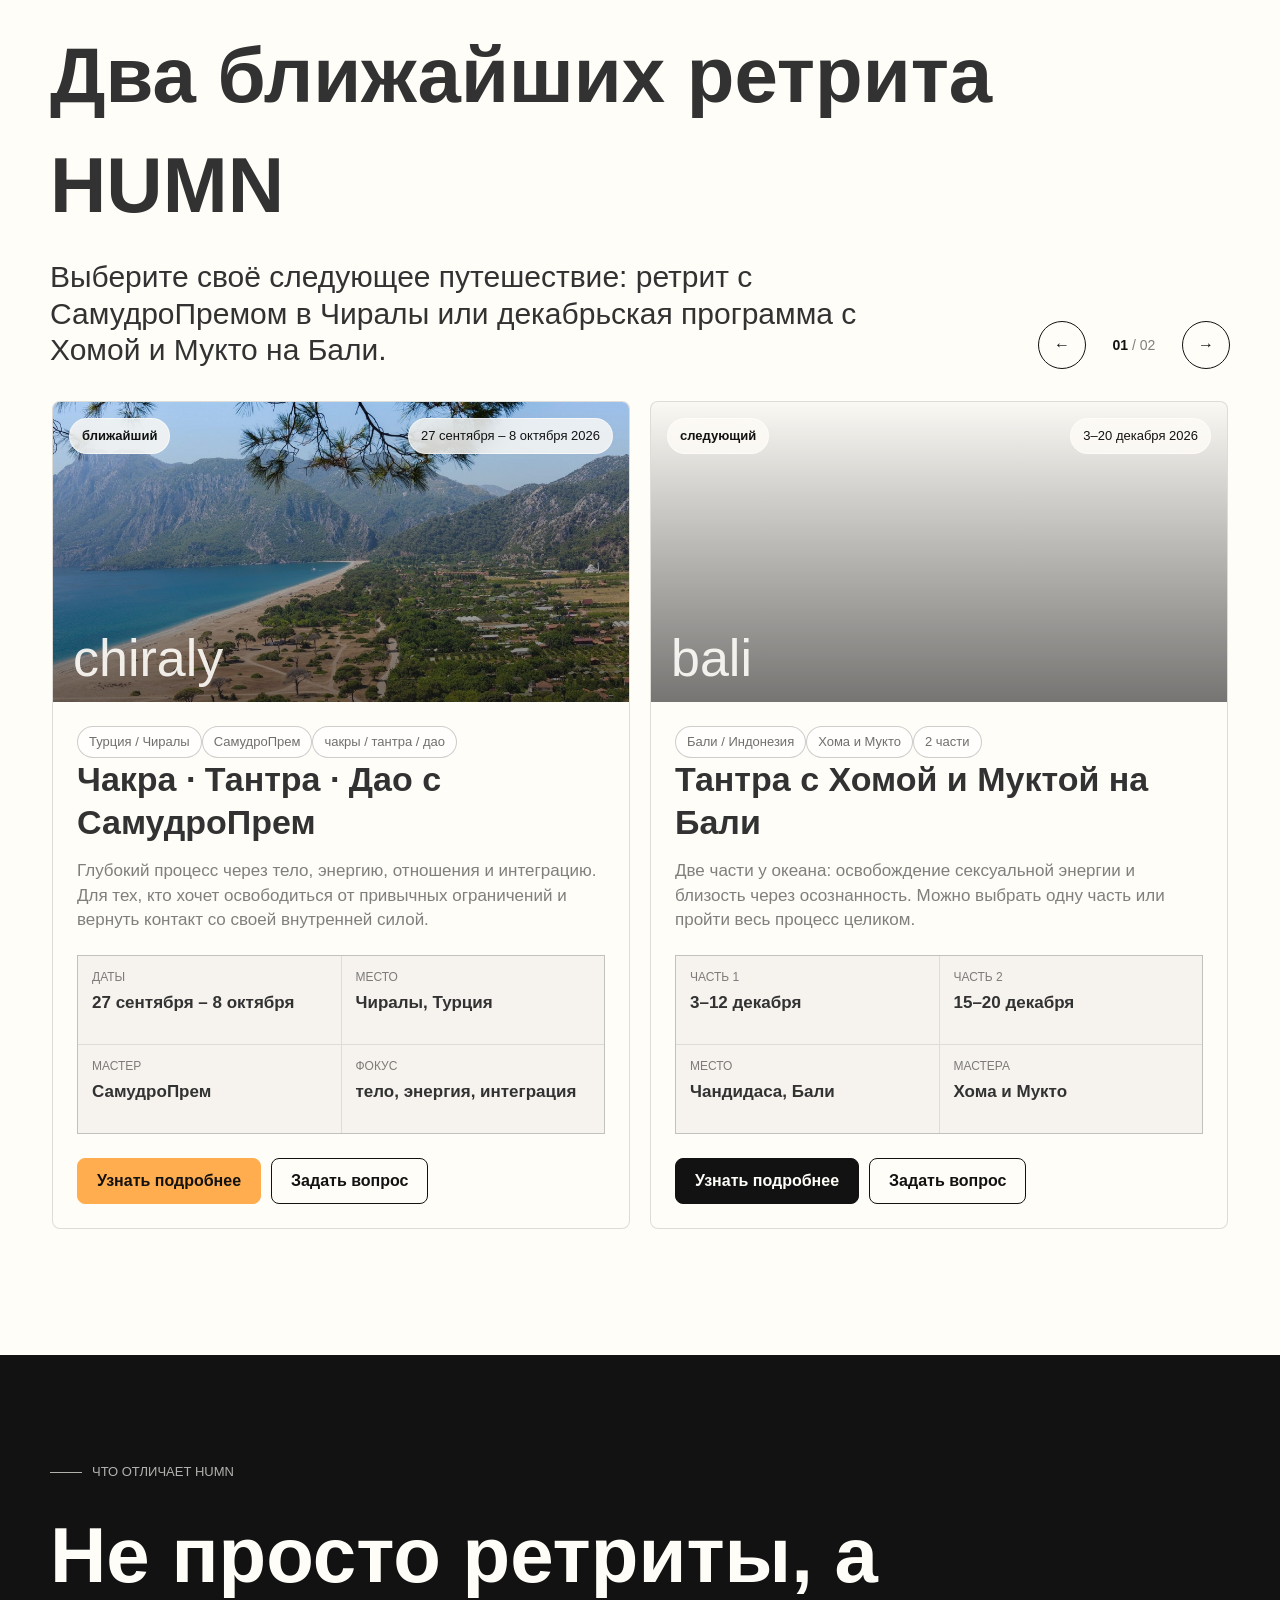
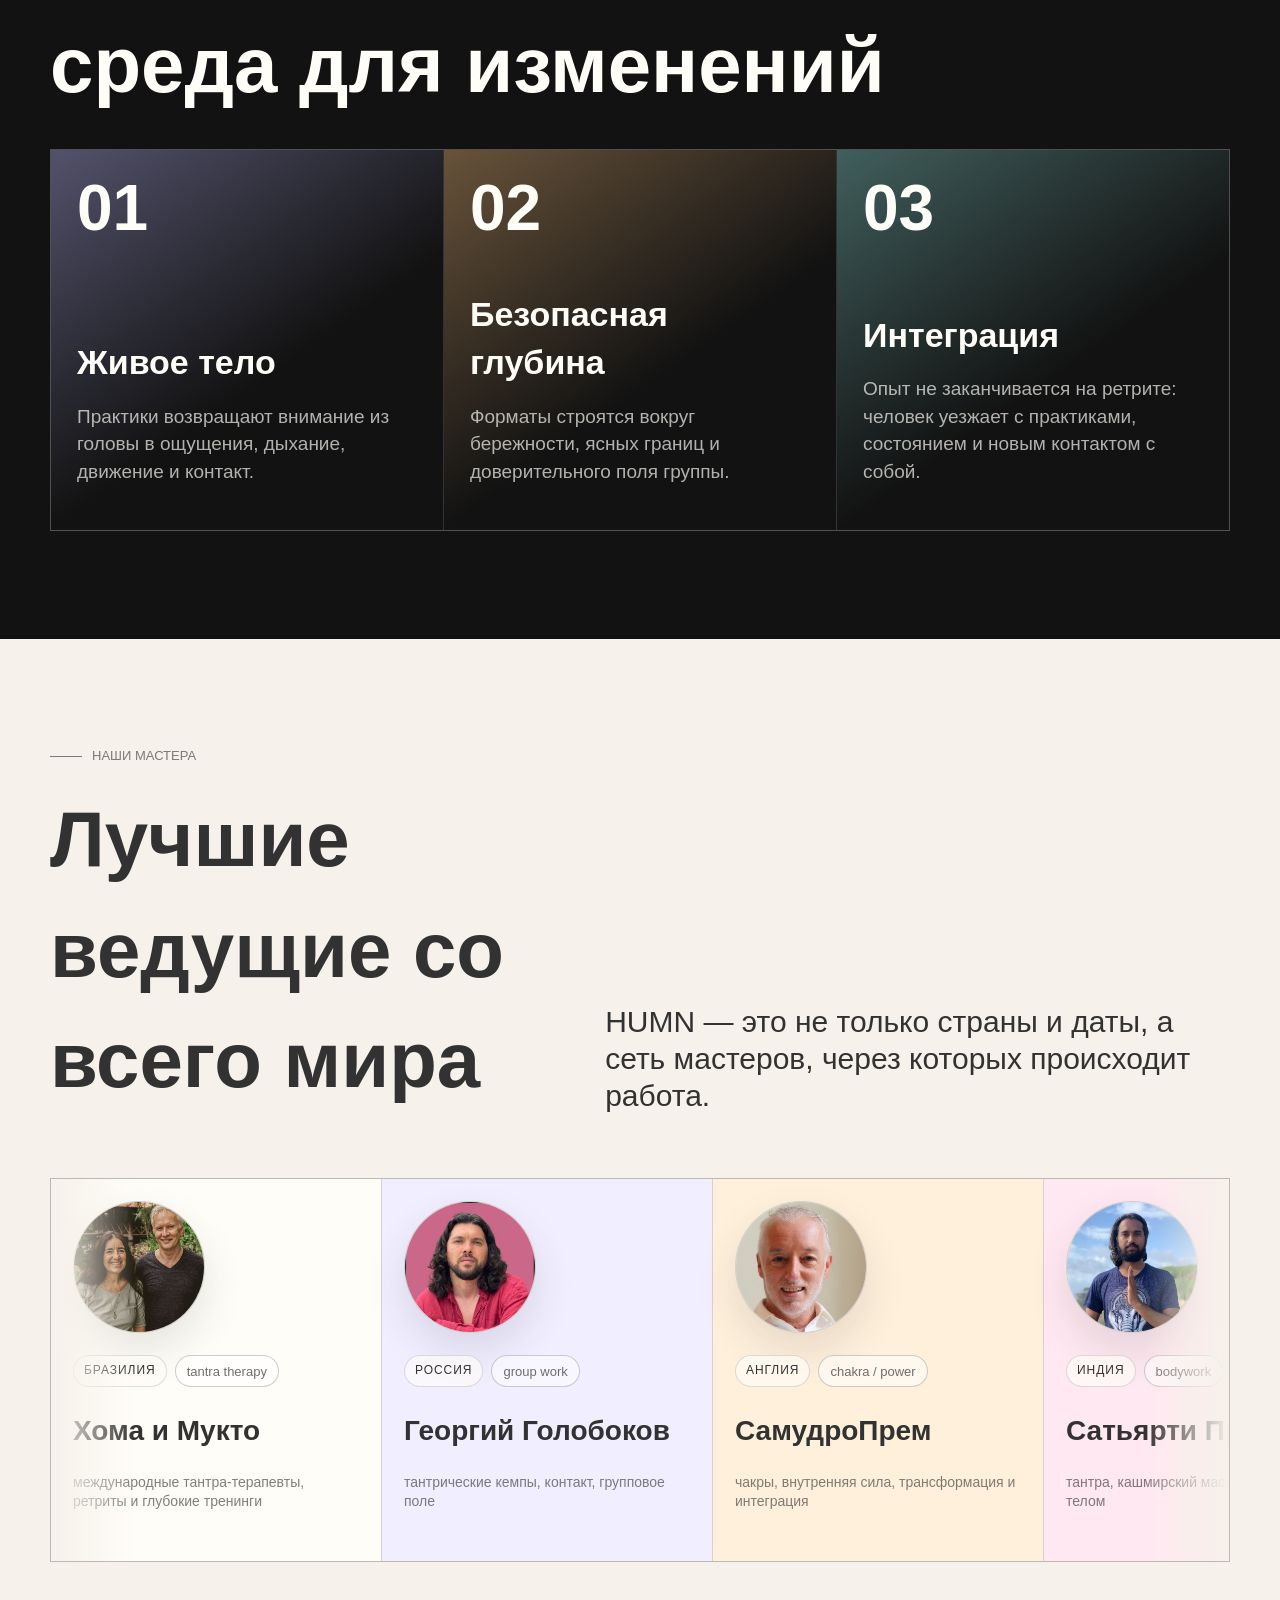
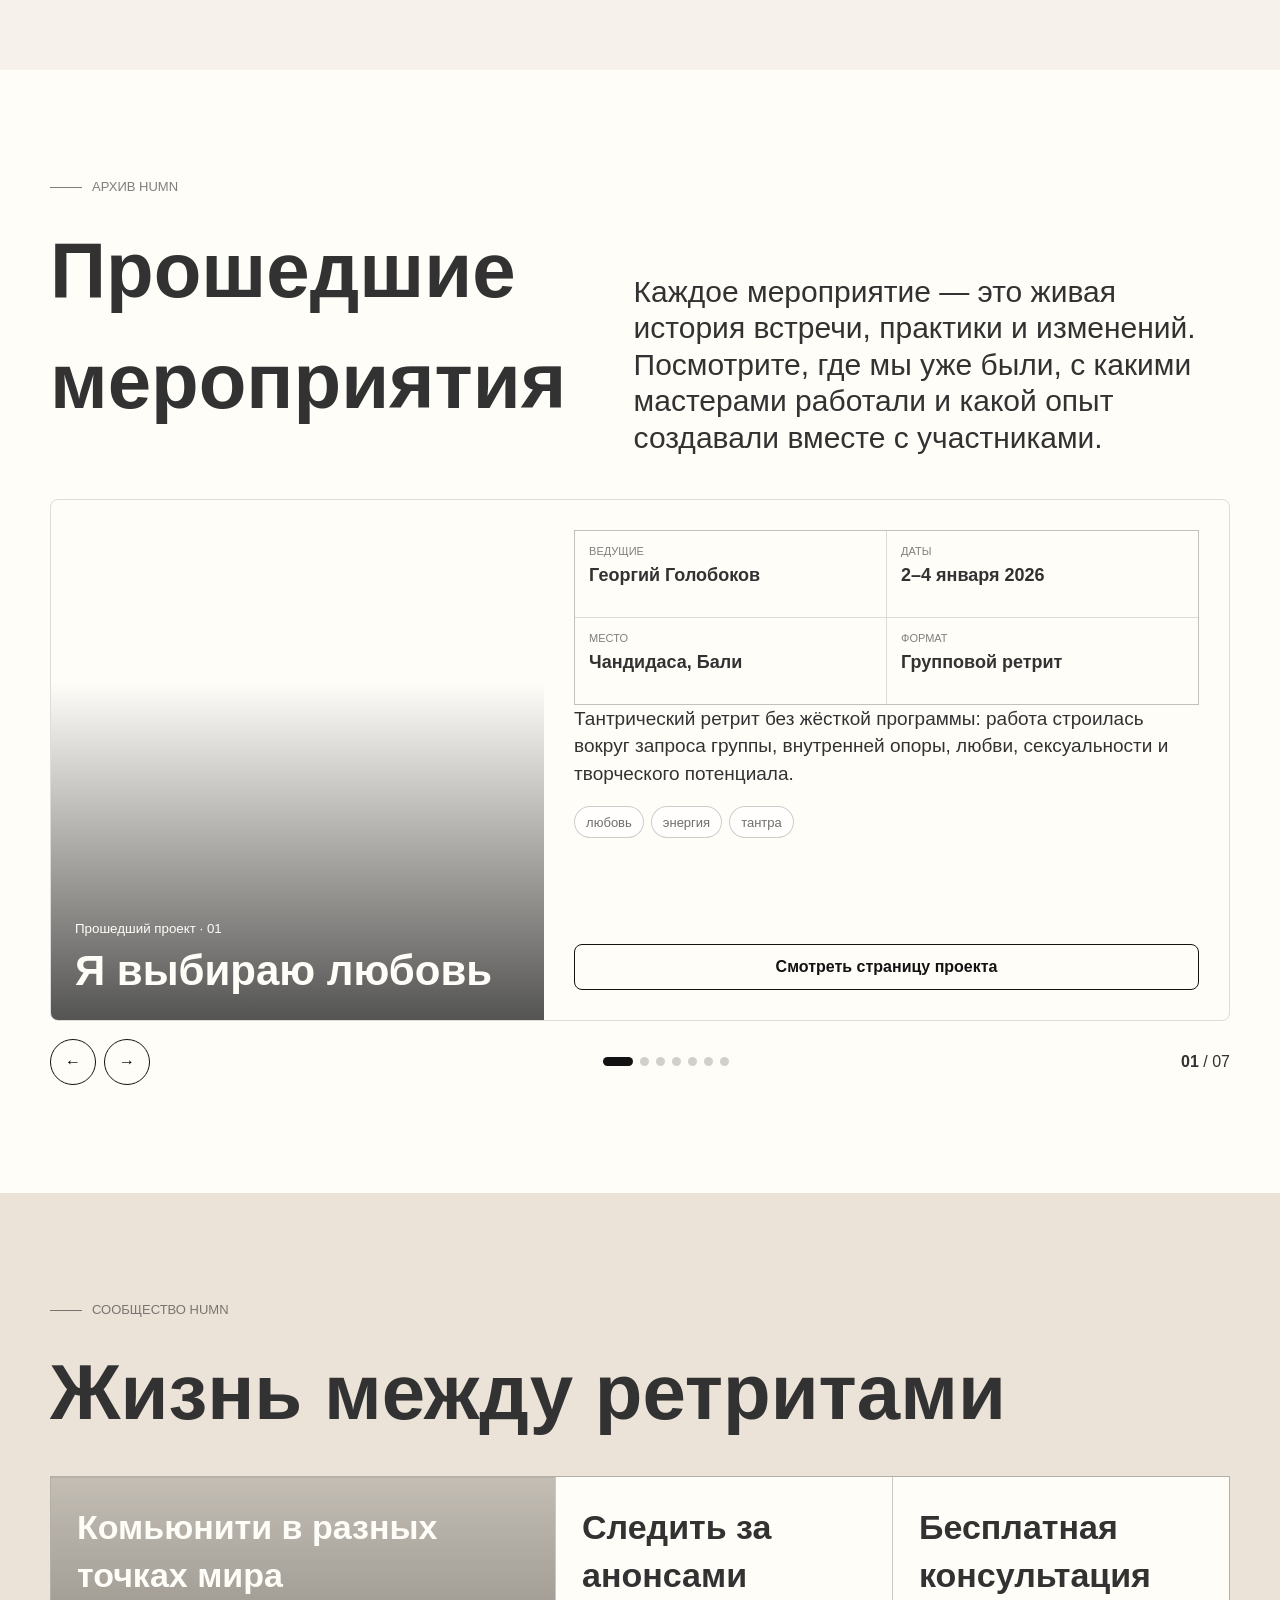
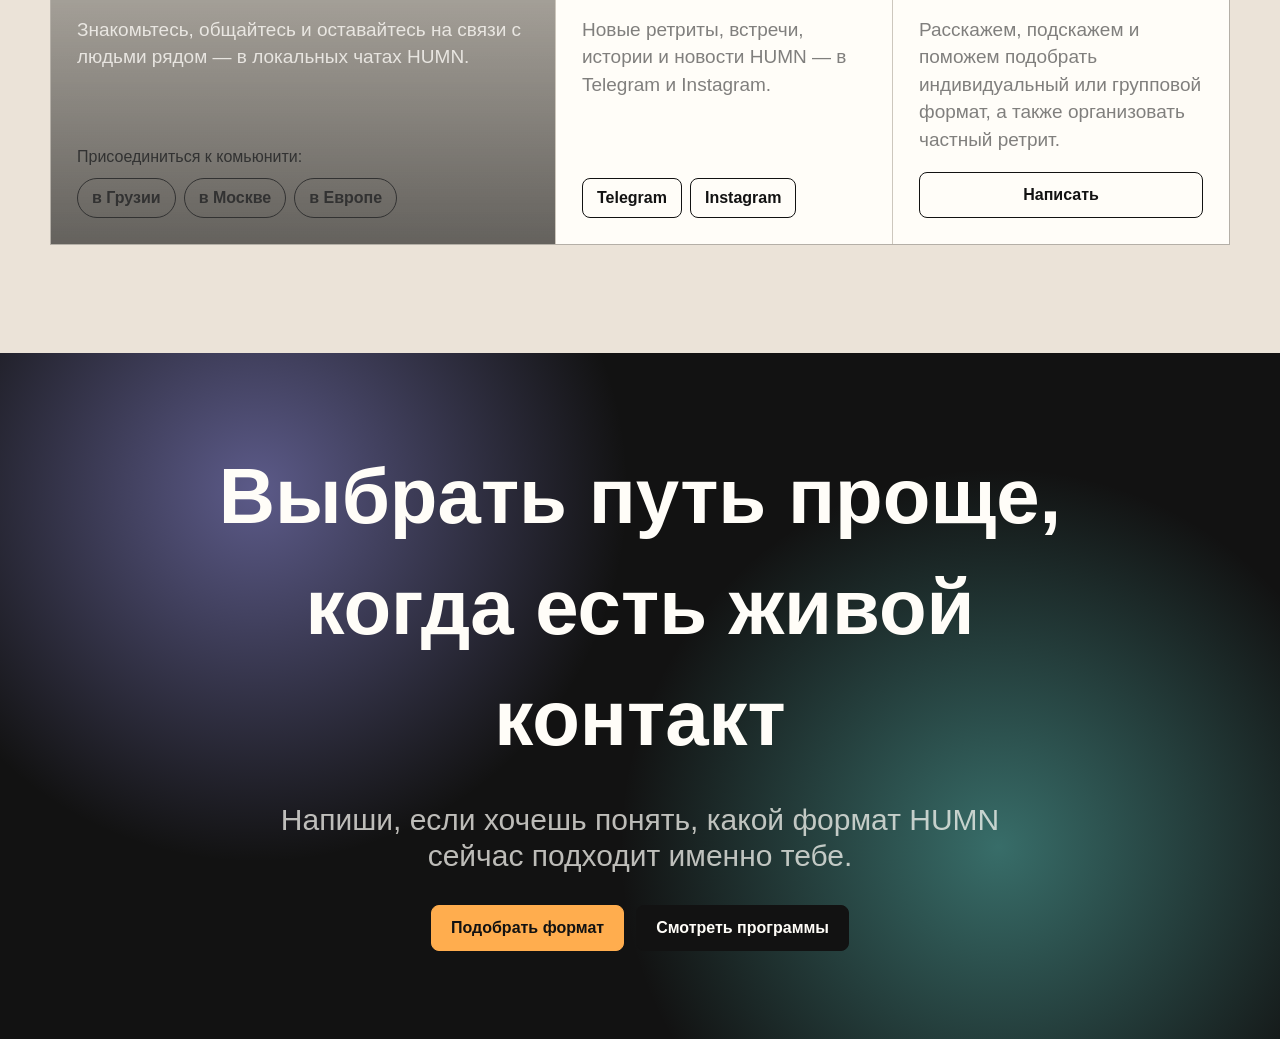
<file: previews/upcoming-retreats.html>
<html lang="ru"><head>
  <meta charset="utf-8">
  <meta name="viewport" content="width=device-width, initial-scale=1">
  <title>HUMN - ретриты, практики и мастера по всему миру</title>
  <meta name="description" content="HUMN собирает ретриты, практики, путешествия и мастеров для возвращения к телу, вниманию и живому контакту с собой.">
  <meta name="robots" content="index, follow, max-image-preview:large">
  <meta name="referrer" content="strict-origin-when-cross-origin">
  <meta name="theme-color" content="#fffdf8">
  <link rel="canonical" href="https://humns.ru/">
  <meta property="og:type" content="website">
  <meta property="og:site_name" content="HUMN">
  <meta property="og:title" content="HUMN - ретриты, практики и мастера по всему миру">
  <meta property="og:description" content="Актуальные ретриты, выполненные проекты, мастера HUMN и ресурсы для практики между выездами.">
  <meta property="og:url" content="https://humns.ru/">
  <meta property="og:image" content="https://ny06981-lang.github.io/humn-homepage/assets/retreats/samudro-chiraly.jpg">
  <meta name="twitter:card" content="summary_large_image">
  <meta name="twitter:title" content="HUMN - ретриты, практики и мастера по всему миру">
  <meta name="twitter:description" content="Актуальные ретриты, выполненные проекты, мастера HUMN и ресурсы для практики между выездами.">
  <meta name="twitter:image" content="https://ny06981-lang.github.io/humn-homepage/assets/retreats/samudro-chiraly.jpg">
  <link rel="icon" href="data:image/svg+xml,%3Csvg xmlns='http://www.w3.org/2000/svg' viewBox='0 0 64 64'%3E%3Crect width='64' height='64' rx='8' fill='%23fffdf8'/%3E%3Ccircle cx='32' cy='32' r='22' fill='%23a5a2ff'/%3E%3Ccircle cx='32' cy='32' r='12' fill='%23ffad4e'/%3E%3C/svg%3E">
  <script type="application/ld+json">
    {
      "@context": "https://schema.org",
      "@graph": [
        {
          "@type": "Organization",
          "@id": "https://humns.ru/#organization",
          "name": "HUMN",
          "url": "https://humns.ru/",
          "logo": "https://ny06981-lang.github.io/humn-homepage/assets/humn-logo-horizontal.png",
          "sameAs": [
            "https://www.instagram.com/humns.ru/"
          ]
        },
        {
          "@type": "WebSite",
          "@id": "https://humns.ru/#website",
          "url": "https://humns.ru/",
          "name": "HUMN",
          "publisher": {
            "@id": "https://humns.ru/#organization"
          },
          "inLanguage": "ru"
        },
        {
          "@type": "ItemList",
          "@id": "https://humns.ru/#retreats",
          "name": "Актуальные ретриты HUMN",
          "itemListElement": [
            {
              "@type": "ListItem",
              "position": 1,
              "url": "https://humns.ru/tantra1_rus",
              "name": "Тантра с Хомой и Муктой на Бали"
            },
            {
              "@type": "ListItem",
              "position": 2,
              "url": "https://humns.ru/chakra-tantra-dao",
              "name": "Чакра · Тантра · Дао с СамудроПрем"
            }
          ]
        }
      ]
    }
  </script>
  <style>
    :root {
      --ink: #323232;
      --night: #121212;
      --paper: #fffdf8;
      --milk: #f6f1ea;
      --clay: #ebe3d8;
      --violet: #a5a2ff;
      --orange: #ffad4e;
      --rose: #fa94b9;
      --cyan: #6cebe1;
      --plum: #512740;
      --muted: rgba(50, 50, 50, .62);
      --line: rgba(50, 50, 50, .16);
      --heading: "Druk Wide Cyr", "Arial Black", Impact, sans-serif;
      --body: "Involve", "TildaSans", Arial, sans-serif;
      --ease: cubic-bezier(.16, 1, .3, 1);
    }

    * { box-sizing: border-box; }
    html { scroll-behavior: smooth; }
    body {
      margin: 0;
      overflow-x: hidden;
      background: var(--paper);
      color: var(--ink);
      font-family: var(--body);
    }
    a { color: inherit; text-decoration: none; }
    img { display: block; max-width: 100%; }
    button { font: inherit; }
    :focus-visible {
      outline: 3px solid var(--orange);
      outline-offset: 4px;
      border-radius: 8px;
    }
    .skip-link {
      position: absolute;
      z-index: 200;
      top: auto;
      left: -10000px;
      width: 1px;
      height: 1px;
      overflow: hidden;
      clip: rect(0 0 0 0);
      clip-path: inset(50%);
      transform: none;
      padding: 0;
      border-radius: 8px;
      background: var(--night);
      color: var(--paper);
      font-weight: 800;
      transition: transform .2s var(--ease);
    }
    .skip-link:focus {
      position: fixed;
      top: 12px;
      left: 12px;
      width: auto;
      height: auto;
      overflow: visible;
      clip: auto;
      clip-path: none;
      transform: translateY(0);
      padding: 12px 16px;
    }

    .site-nav {
      position: relative;
      z-index: 80;
      top: auto;
      left: auto;
      transform: none;
      width: min(1180px, calc(100vw - 28px));
      margin: 18px auto 0;
      min-height: 62px;
      display: grid;
      grid-template-columns: auto 1fr auto;
      gap: 22px;
      align-items: center;
      padding: 10px 12px 10px 18px;
      border: 1px solid rgba(50, 50, 50, .12);
      border-radius: 8px;
      background: rgba(255, 253, 248, .82);
      backdrop-filter: blur(22px);
      box-shadow: 0 18px 60px rgba(50, 50, 50, .08);
    }
    .site-logo {
      display: inline-flex;
      align-items: center;
      min-width: 106px;
      color: var(--night);
      font-family: var(--heading);
      font-size: 25px;
      font-weight: 900;
      line-height: 1;
      letter-spacing: 0;
      white-space: nowrap;
    }
    .nav-links {
      justify-self: center;
      display: flex;
      align-items: center;
      gap: 24px;
      color: rgba(50, 50, 50, .72);
      font-size: 15px;
    }
    .nav-links a { transition: color .2s var(--ease); }
    .nav-links a:hover { color: var(--ink); }

    .HUMN-container {
      width: min(1180px, calc(100vw - 40px));
      margin: 0 auto;
    }
    .section { padding: 108px 0; }
    .section.tight { padding: 72px 0; }
    .eyebrow {
      display: inline-flex;
      align-items: center;
      gap: 10px;
      margin: 0 0 18px;
      color: var(--muted);
      font-size: 13px;
      letter-spacing: 0;
      text-transform: uppercase;
    }
    .eyebrow::before {
      content: "";
      width: 32px;
      height: 1px;
      background: currentColor;
    }
    h1, h2, h3, p { margin-top: 0; }
    h1, h2, h3 {
      font-family: var(--heading);
      letter-spacing: 0;
      font-weight: 900;
      line-height: 1.42;
      overflow-wrap: normal;
      word-break: normal;
      hyphens: none;
    }
    h1 {
      max-width: 1100px;
      font-size: 116px;
      line-height: 1.42;
      margin-bottom: 32px;
    }
    h2 {
      max-width: 980px;
      font-size: 78px;
      line-height: 1.42;
      margin-bottom: 28px;
    }
    h3 {
      font-size: 34px;
      line-height: 1.42;
      margin-bottom: 16px;
    }
    p {
      color: var(--muted);
      font-size: 19px;
      line-height: 1.45;
    }
    .lead {
      max-width: 780px;
      color: var(--ink);
      font-size: 30px;
      line-height: 1.22;
    }
    .micro {
      color: var(--muted);
      font-size: 14px;
      line-height: 1.34;
    }
    .btn-row {
      display: flex;
      flex-wrap: wrap;
      align-items: center;
      gap: 12px;
    }
    .btn {
      display: inline-flex;
      align-items: center;
      justify-content: center;
      min-height: 46px;
      padding: 0 19px;
      border: 1px solid var(--night);
      border-radius: 8px;
      background: var(--night);
      color: var(--paper);
      font-weight: 700;
      transition: transform .22s var(--ease), background .22s var(--ease), color .22s var(--ease);
    }
    .btn:hover { transform: translateY(-2px); }
    .btn.light {
      background: transparent;
      color: var(--night);
    }
    .btn.color {
      background: var(--orange);
      color: var(--night);
      border-color: var(--orange);
    }
    .pill {
      display: inline-flex;
      align-items: center;
      min-height: 32px;
      padding: 0 11px;
      border: 1px solid rgba(50, 50, 50, .24);
      border-radius: 999px;
      background: rgba(255, 255, 255, .54);
      color: rgba(50, 50, 50, .7);
      font-size: 13px;
      white-space: nowrap;
    }
    .grid { display: grid; gap: 20px; }
    .two { grid-template-columns: repeat(2, minmax(0, 1fr)); }
    .three { grid-template-columns: repeat(3, minmax(0, 1fr)); }
    .four { grid-template-columns: repeat(4, minmax(0, 1fr)); }
    .split {
      display: grid;
      grid-template-columns: .9fr 1.1fr;
      gap: 52px;
      align-items: center;
    }
    .card {
      overflow: hidden;
      border: 1px solid var(--line);
      border-radius: 8px;
      background: rgba(255, 255, 255, .56);
    }
    .pad { padding: 24px; }
    .photo {
      min-height: 320px;
      background-size: cover;
      background-position: center;
    }
    .photo.wide { aspect-ratio: 16 / 10; min-height: auto; }

    .hero {
      position: relative;
      min-height: 100vh;
      padding: 46px 0;
      overflow: hidden;
      border-bottom: 1px solid var(--line);
      background:
        radial-gradient(circle at 6% 6%, rgba(165, 162, 255, .9), rgba(165, 162, 255, 0) 31%),
        radial-gradient(circle at 88% 22%, rgba(108, 235, 225, .72), rgba(108, 235, 225, 0) 30%),
        radial-gradient(circle at 78% 92%, rgba(250, 148, 185, .56), rgba(250, 148, 185, 0) 28%),
        var(--paper);
    }
    .hero::after {
      content: "";
      position: absolute;
      inset: 0;
      pointer-events: none;
      background-image:
        linear-gradient(rgba(50, 50, 50, .05) 1px, transparent 1px),
        linear-gradient(90deg, rgba(50, 50, 50, .05) 1px, transparent 1px);
      background-size: 54px 54px;
      mask-image: radial-gradient(circle at 50% 42%, black 0%, transparent 72%);
    }
    .hero-inner {
      position: relative;
      z-index: 2;
      min-height: calc(100vh - 170px);
      display: grid;
      grid-template-columns: minmax(0, 1fr);
      grid-template-rows: 1fr auto;
      gap: 42px;
    }
    .hero-copy {
      align-self: end;
      min-width: 0;
      width: 100%;
      display: grid;
      grid-template-columns: 1fr 360px;
      gap: 44px;
      align-items: end;
    }
    .hero-side {
      display: grid;
      gap: 18px;
    }
    .signal-card {
      position: relative;
      min-height: 318px;
      overflow: hidden;
      border: 1px solid rgba(50, 50, 50, .16);
      border-radius: 8px;
      background:
        linear-gradient(150deg, rgba(18,18,18,.08), rgba(18,18,18,.46)),
        url("https://static.tildacdn.com/tild3034-3966-4838-a536-386266376464/cirali-beach.jpg");
      background-size: cover;
      background-position: center;
      box-shadow: 0 28px 90px rgba(50, 50, 50, .16);
    }
    .signal-card span {
      position: absolute;
      border: 1px solid rgba(255, 255, 255, .72);
      border-radius: 50%;
      animation: pulseField 8s var(--ease) infinite alternate;
    }
    .signal-card span:nth-child(1) { inset: 30px; }
    .signal-card span:nth-child(2) { inset: 78px 46px 42px 94px; animation-delay: -1s; }
    .signal-card span:nth-child(3) { inset: 118px 116px 90px 48px; animation-delay: -2s; }
    @keyframes pulseField {
      from { opacity: .38; transform: scale(.96) rotate(-3deg); }
      to { opacity: .92; transform: scale(1.04) rotate(4deg); }
    }
    .hero-metrics {
      min-width: 0;
      width: 100%;
      display: grid;
      grid-template-columns: repeat(4, minmax(0, 1fr));
      border: 1px solid var(--line);
      border-radius: 8px;
      overflow: hidden;
      background: rgba(255, 253, 248, .62);
      backdrop-filter: blur(14px);
    }
    .metric {
      min-height: 168px;
      padding: 18px;
      border-right: 1px solid var(--line);
      display: flex;
      flex-direction: column;
      justify-content: flex-start;
      gap: 14px;
    }
    .metric:last-child { border-right: 0; }
    .metric b {
      font-family: var(--heading);
      font-size: 34px;
      line-height: 1.22;
    }

    .quick-index {
      display: grid;
      grid-template-columns: repeat(4, minmax(0, 1fr));
      border-bottom: 1px solid var(--line);
      background: var(--paper);
    }
    .quick-index a {
      min-height: 138px;
      padding: 20px;
      border-right: 1px solid var(--line);
      display: flex;
      flex-direction: column;
      justify-content: space-between;
      transition: background .22s var(--ease);
    }
    .quick-index a:last-child { border-right: 0; }
    .quick-index a:nth-child(1):hover { background: var(--violet); }
    .quick-index a:nth-child(2):hover { background: var(--orange); }
    .quick-index a:nth-child(3):hover { background: var(--rose); }
    .quick-index a:nth-child(4):hover { background: var(--cyan); }
    .quick-index b { font-size: 22px; }

    .retreats-preview-head {
      display: grid;
      grid-template-columns: minmax(0, 1fr) auto;
      gap: 28px;
      align-items: end;
      margin-bottom: 30px;
    }
    .retreats-preview-head h2 { margin-bottom: 18px; }
    .retreats-preview-head .lead { max-width: 820px; margin-bottom: 0; }
    .upcoming-controls {
      display: flex;
      align-items: center;
      gap: 12px;
      white-space: nowrap;
    }
    .upcoming-arrow {
      width: 48px;
      height: 48px;
      border: 1px solid var(--night);
      border-radius: 50%;
      background: transparent;
      color: var(--night);
      cursor: pointer;
      transition: transform .22s var(--ease), background .22s var(--ease), color .22s var(--ease);
    }
    .upcoming-arrow:hover { transform: translateY(-2px); background: var(--night); color: var(--paper); }
    .upcoming-counter {
      min-width: 72px;
      color: var(--muted);
      font-size: 14px;
      text-align: center;
    }
    .upcoming-counter b { color: var(--night); font-family: var(--heading); }
    .upcoming-carousel { position: relative; overflow: hidden; }
    .upcoming-rail {
      display: flex;
      gap: 20px;
      overflow-x: auto;
      scroll-snap-type: x mandatory;
      scroll-behavior: smooth;
      padding: 2px 2px 18px;
      scrollbar-width: none;
    }
    .upcoming-rail::-webkit-scrollbar { display: none; }
    .retreat-card {
      flex: 0 0 calc((100% - 20px) / 2);
      min-width: 0;
      display: grid;
      grid-template-rows: 300px auto;
      scroll-snap-align: start;
      overflow: hidden;
      border: 1px solid var(--line);
      border-radius: 8px;
      background: rgba(255, 253, 248, .82);
    }
    .retreat-card-media {
      position: relative;
      min-height: 300px;
      background-size: cover;
      background-position: center;
      isolation: isolate;
    }
    .retreat-card-media::before {
      content: "";
      position: absolute;
      inset: 0;
      z-index: -1;
      background: linear-gradient(180deg, rgba(18,18,18,.02), rgba(18,18,18,.58));
    }
    .retreat-card-media::after {
      position: absolute;
      left: 20px;
      bottom: 18px;
      color: rgba(255, 253, 248, .9);
      font-family: var(--heading);
      font-size: 52px;
      line-height: 1;
    }
    .retreat-card-samudro .retreat-card-media {
      background-image: url("../assets/retreats/samudro-chiraly.jpg");
      background-position: center;
    }
    .retreat-card-samudro .retreat-card-media::after { content: "chiraly"; }
    .retreat-card-homa .retreat-card-media {
      background-image: url("https://static.tildacdn.com/tild6639-3033-4162-a264-623666343634/Homa_and_Mukto-1.jpg");
      background-position: center top;
    }
    .retreat-card-homa .retreat-card-media::after { content: "bali"; }
    .retreat-date {
      position: absolute;
      top: 16px;
      left: 16px;
      right: 16px;
      display: flex;
      justify-content: space-between;
      gap: 12px;
      align-items: flex-start;
    }
    .retreat-date b,
    .retreat-date span {
      display: inline-flex;
      align-items: center;
      min-height: 36px;
      padding: 0 12px;
      border: 1px solid rgba(255,255,255,.54);
      border-radius: 999px;
      background: rgba(255,253,248,.78);
      color: var(--night);
      backdrop-filter: blur(14px);
    }
    .retreat-date b { font-family: var(--heading); font-size: 13px; }
    .retreat-date span { font-size: 13px; }
    .retreat-card-copy {
      min-width: 0;
      padding: 24px;
      display: flex;
      flex-direction: column;
      justify-content: space-between;
      gap: 24px;
    }
    .retreat-card-copy h3 {
      max-width: 520px;
      font-size: 34px;
      line-height: 1.28;
      margin-bottom: 14px;
    }
    .retreat-card-copy p { font-size: 17px; margin-bottom: 0; }
    .retreat-meta-grid {
      display: grid;
      grid-template-columns: repeat(2, minmax(0, 1fr));
      gap: 1px;
      margin-top: 22px;
      border: 1px solid var(--line);
      background: var(--line);
    }
    .retreat-meta-grid div {
      min-height: 88px;
      padding: 14px;
      background: rgba(255,253,248,.72);
    }
    .retreat-meta-grid span {
      display: block;
      margin-bottom: 8px;
      color: var(--muted);
      font-size: 12px;
      text-transform: uppercase;
    }
    .retreat-meta-grid b {
      display: block;
      font-family: var(--heading);
      font-size: 17px;
      line-height: 1.24;
    }
    .retreat-card-actions {
      display: flex;
      flex-wrap: wrap;
      gap: 10px;
      align-items: center;
    }

    .principles {
      background: var(--night);
      color: var(--paper);
    }
    .principles p,
    .principles .micro,
    .principles .eyebrow { color: rgba(255,253,248,.68); }
    .principle-grid {
      display: grid;
      grid-template-columns: repeat(3, minmax(0, 1fr));
      gap: 1px;
      border: 1px solid rgba(255,255,255,.14);
      background: rgba(255,255,255,.14);
    }
    .principle {
      min-height: 380px;
      padding: 26px;
      display: flex;
      flex-direction: column;
      justify-content: space-between;
      gap: 42px;
      background: var(--night);
    }
    .principle:nth-child(1) { background: linear-gradient(145deg, rgba(165,162,255,.28), rgba(18,18,18,1) 58%); }
    .principle:nth-child(2) { background: linear-gradient(145deg, rgba(255,173,78,.26), rgba(18,18,18,1) 58%); }
    .principle:nth-child(3) { background: linear-gradient(145deg, rgba(108,235,225,.24), rgba(18,18,18,1) 58%); }
    .principle strong {
      font-family: var(--heading);
      font-size: 64px;
      line-height: 1;
    }

    .teachers {
      background: var(--milk);
    }
    .teachers-head {
      display: grid;
      grid-template-columns: .9fr 1.1fr;
      gap: 44px;
      align-items: end;
      margin-bottom: 34px;
    }
    .teacher-marquee {
      position: relative;
      overflow: hidden;
      border: 1px solid var(--line);
      background: var(--line);
    }
    .teacher-marquee::before,
    .teacher-marquee::after {
      content: "";
      position: absolute;
      top: 0;
      z-index: 2;
      width: 84px;
      height: 100%;
      pointer-events: none;
    }
    .teacher-marquee::before {
      left: 0;
      background: linear-gradient(90deg, var(--milk), rgba(247,243,238,0));
    }
    .teacher-marquee::after {
      right: 0;
      background: linear-gradient(270deg, var(--milk), rgba(247,243,238,0));
    }
    .teacher-track {
      display: flex;
      width: max-content;
      animation: teacherFlow 42s linear infinite;
    }
    .teacher-marquee:hover .teacher-track { animation-play-state: paused; }
    .teacher-set {
      display: flex;
      gap: 1px;
    }
    .teacher {
      flex: 0 0 330px;
      min-height: 382px;
      padding: 22px;
      display: flex;
      flex-direction: column;
      justify-content: flex-start;
      gap: 22px;
      background: var(--paper);
    }
    .teacher:nth-child(6n + 2) { background: #f0eeff; }
    .teacher:nth-child(6n + 3) { background: #fff0dc; }
    .teacher:nth-child(6n + 4) { background: #ffe8f1; }
    .teacher:nth-child(6n + 5) { background: #e7fffc; }
    .teacher:nth-child(6n + 6) { background: #efe8df; }
    .teacher-avatar {
      width: 132px;
      height: 132px;
      overflow: hidden;
      border: 1px solid rgba(50,50,50,.18);
      border-radius: 50%;
      background: var(--milk);
      box-shadow: 0 18px 40px rgba(50,50,50,.12);
    }
    .teacher-avatar img {
      width: 100%;
      height: 100%;
      display: block;
      object-fit: cover;
    }
    .teacher-meta {
      display: flex;
      flex-wrap: wrap;
      gap: 8px;
      min-height: 34px;
      align-items: flex-start;
    }
    .teacher-country {
      min-height: 32px;
      padding: 7px 10px;
      border: 1px solid var(--line);
      border-radius: 999px;
      background: rgba(255,253,248,.68);
      font-size: 12px;
      line-height: 1.2;
      text-transform: uppercase;
      letter-spacing: .08em;
    }
    .teacher b {
      font-family: var(--heading);
      font-size: 28px;
      line-height: 1.42;
    }
    .teacher p { margin: 0; }
    @keyframes teacherFlow {
      from { transform: translate3d(0, 0, 0); }
      to { transform: translate3d(-50%, 0, 0); }
    }

    .archive-intro {
      display: grid;
      grid-template-columns: .95fr 1.05fr;
      gap: 44px;
      align-items: end;
      margin-bottom: 34px;
    }
    .archive-intro > p {
      max-width: 620px;
      margin-bottom: 8px;
    }
    .case-carousel {
      position: relative;
      overflow: hidden;
      border: 1px solid var(--line);
      background:
        linear-gradient(90deg, rgba(165,162,255,.28), rgba(255,173,78,.22) 38%, rgba(108,235,225,.22)),
        var(--paper);
    }
    .case-carousel::before,
    .case-carousel::after {
      content: "";
      position: absolute;
      top: 0;
      z-index: 2;
      width: 96px;
      height: 100%;
      pointer-events: none;
    }
    .case-carousel::before {
      left: 0;
      background: linear-gradient(90deg, var(--paper), rgba(255,253,248,0));
    }
    .case-carousel::after {
      right: 0;
      background: linear-gradient(270deg, var(--paper), rgba(255,253,248,0));
    }
    .case-track {
      display: flex;
      width: max-content;
      animation: caseFlow 58s linear infinite;
    }
    .case-carousel:hover .case-track { animation-play-state: paused; }
    .case-set {
      display: flex;
      gap: 14px;
      padding: 18px 7px;
    }
    .case-card {
      flex: 0 0 372px;
      min-height: 318px;
      padding: 18px;
      border: 1px solid rgba(50,50,50,.18);
      border-radius: 8px;
      background: rgba(255,253,248,.86);
      box-shadow: 0 18px 46px rgba(50,50,50,.1);
      display: flex;
      flex-direction: column;
      gap: 18px;
    }
    .case-card:nth-child(2n) { transform: translateY(14px); }
    .case-card:nth-child(3n) { background: rgba(240,238,255,.9); }
    .case-card:nth-child(4n) { background: rgba(231,255,252,.88); }
    .case-top {
      display: flex;
      justify-content: space-between;
      gap: 16px;
      align-items: flex-start;
      min-height: 76px;
    }
    .case-top b {
      font-family: var(--heading);
      font-size: 28px;
      line-height: 1.42;
    }
    .case-number {
      font-family: var(--heading);
      font-size: 46px;
      line-height: 1;
      color: rgba(81,39,64,.28);
    }
    .case-fields {
      display: grid;
      grid-template-columns: repeat(2, minmax(0, 1fr));
      gap: 1px;
      border: 1px solid var(--line);
      background: var(--line);
    }
    .case-field {
      min-height: 70px;
      padding: 11px;
      background: rgba(255,253,248,.7);
      display: flex;
      flex-direction: column;
      gap: 7px;
      justify-content: flex-start;
    }
    .case-field span:first-child {
      font-size: 11px;
      line-height: 1.2;
      text-transform: uppercase;
      letter-spacing: .08em;
      color: rgba(50,50,50,.54);
    }
    .case-field span:last-child {
      font-size: 14px;
      line-height: 1.3;
    }
    .case-card p { margin: 0; font-size: 16px; }
    @keyframes caseFlow {
      from { transform: translate3d(-50%, 0, 0); }
      to { transform: translate3d(0, 0, 0); }
    }

    .resources {
      background: var(--clay);
    }
    .community-inline { margin: 0; color: var(--ink); font-size: 16px; display: grid; gap: 12px; }
    .community-link-list { display: flex; flex-wrap: wrap; gap: 8px; }
    .community-link-list a {
      display: inline-flex;
      align-items: center;
      min-height: 40px;
      padding: 0 14px;
      border: 1px solid currentColor;
      border-radius: 999px;
      font-weight: 700;
      line-height: 1;
      transition: opacity .2s var(--ease), transform .2s var(--ease);
    }
    .community-link-list a:hover { opacity: .72; transform: translateY(-1px); }
    .resource-links { display: flex; flex-wrap: wrap; gap: 8px; }
    .resource-links .btn { min-height: 40px; padding: 0 14px; }
    .resource-grid {
      display: grid;
      grid-template-columns: 1.2fr .8fr .8fr;
      gap: 1px;
      border: 1px solid var(--line);
      background: var(--line);
    }
    .resource {
      min-height: 360px;
      padding: 26px;
      display: flex;
      flex-direction: column;
      justify-content: space-between;
      background: var(--paper);
    }
    .resource:first-child {
      color: var(--paper);
      background:
        linear-gradient(0deg, rgba(18,18,18,.56), rgba(18,18,18,.05)),
        url("https://static.tildacdn.com/tild3133-6531-4866-b763-353931373735/IMG_6058.jpg");
      background-size: cover;
      background-position: center;
    }
    .resource:first-child p,
    .resource:first-child .micro { color: rgba(255,253,248,.78); }

    .closing {
      min-height: 500px;
      display: grid;
      place-items: center;
      text-align: center;
      padding: 88px 20px;
      color: var(--paper);
      background:
        radial-gradient(circle at 20% 20%, rgba(165,162,255,.5), transparent 32%),
        radial-gradient(circle at 78% 72%, rgba(108,235,225,.42), transparent 34%),
        var(--night);
    }
    .closing h2, .closing .lead {
      margin-left: auto;
      margin-right: auto;
    }
    .closing p { color: rgba(255,253,248,.72); }

    @media (max-width: 980px) {
      .site-nav {
        position: relative;
        top: auto;
        left: 0;
        transform: none;
        margin-top: 0;
        width: 100%;
        border-left: 0;
        border-right: 0;
        border-radius: 0;
        grid-template-columns: 1fr auto;
      }
      .nav-links { display: none; }
      .site-logo { min-width: 92px; font-size: 22px; }
      .hero { padding-top: 40px; }
      .hero-copy,
      .split,
      .retreats-preview-head,
      .teachers-head,
      .archive-intro,
      .resource-grid {
        grid-template-columns: 1fr;
      }
      h1 { font-size: 76px; }
      h2 { font-size: 56px; }
      h3 { font-size: 30px; }
      .lead { font-size: 24px; }
      .hero-metrics,
      .quick-index,
      .principle-grid {
        grid-template-columns: repeat(2, minmax(0, 1fr));
      }
      .teacher { flex-basis: 304px; }
      .featured-visual { min-height: 420px; }
      .upcoming-media { min-height: 320px; }
      .upcoming-head { grid-template-columns: 1fr; }
      .case-card { flex-basis: 344px; }
    }

    @media (max-width: 560px) {
      .HUMN-container { width: min(100vw - 28px, 1180px); }
      .section { padding: 72px 0; }
      .site-nav { min-height: 58px; padding: 10px 14px; }
      .site-nav .btn { min-height: 40px; padding: 0 13px; font-size: 14px; }
      h1 { font-size: 42px; }
      h2 { font-size: 38px; }
      h3 { font-size: 26px; }
      p { font-size: 17px; }
      .lead { font-size: 21px; }
      .hero-inner { min-height: auto; }
      .hero-copy { gap: 28px; }
      .signal-card { min-height: 248px; }
      .hero-metrics,
      .quick-index,
      .principle-grid {
        grid-template-columns: 1fr;
      }
      .metric { border-right: 0; border-bottom: 1px solid var(--line); }
      .metric:last-child { border-bottom: 0; }
      .quick-index a { border-right: 0; border-bottom: 1px solid var(--line); }
      .quick-index a:last-child { border-bottom: 0; }
      .upcoming-controls { justify-self: start; }
      .retreat-card { flex-basis: calc(100vw - 28px); grid-template-rows: 240px auto; }
      .retreat-card-media { min-height: 240px; }
      .retreat-card-media::after { font-size: 38px; }
      .retreat-date { flex-direction: column; align-items: flex-start; }
      .retreat-card-copy { padding: 18px; }
      .retreat-card-copy h3 { font-size: 28px; }
      .retreat-meta-grid { grid-template-columns: 1fr; }
      .teacher-marquee::before,
      .teacher-marquee::after { width: 34px; }
      .teacher {
        flex-basis: 278px;
        min-height: 372px;
        padding: 18px;
      }
      .teacher-avatar { width: 116px; height: 116px; }
      .case-carousel::before,
      .case-carousel::after { width: 34px; }
      .case-set { gap: 10px; padding: 14px 5px; }
      .case-card {
        flex-basis: 286px;
        min-height: 370px;
        padding: 15px;
      }
      .case-card:nth-child(2n) { transform: translateY(10px); }
      .case-fields { grid-template-columns: 1fr; }
    }
    @media (prefers-reduced-motion: reduce) {
      html { scroll-behavior: auto; }
      *,
      *::before,
      *::after {
        animation-duration: .001ms !important;
        animation-iteration-count: 1 !important;
        scroll-behavior: auto !important;
        transition-duration: .001ms !important;
      }
      .teacher-marquee {
        overflow-x: auto;
        -webkit-overflow-scrolling: touch;
      }
      .teacher-marquee::before,
      .teacher-marquee::after { display: none; }
      .teacher-track { animation: none; }
      .teacher-set[aria-hidden="true"] { display: none; }
      .case-carousel {
        overflow-x: auto;
        -webkit-overflow-scrolling: touch;
      }
      .case-carousel::before,
      .case-carousel::after { display: none; }
      .case-track { animation: none; }
      .case-set[aria-hidden="true"] { display: none; }
    }
  .archive-carousel{overflow:hidden;border:1px solid var(--line);border-radius:8px}.archive-track{display:flex;transition:transform .65s var(--ease)}.archive-slide{flex:0 0 100%;display:grid;grid-template-columns:.72fr 1fr;min-height:520px}.archive-photo{position:relative;min-height:520px;background-size:cover;background-position:center}.archive-photo:after{content:"";position:absolute;inset:0;background:linear-gradient(180deg,transparent 35%,rgba(18,18,18,.72))}.archive-title{position:absolute;z-index:1;left:24px;right:24px;bottom:24px;color:var(--paper)}.archive-title small{display:block;margin-bottom:10px}.archive-title h3{margin:0;color:var(--paper);font-size:42px;line-height:1.18}.archive-info{padding:30px;display:flex;flex-direction:column;justify-content:space-between;gap:22px}.archive-meta{display:grid;grid-template-columns:repeat(2,minmax(0,1fr));gap:1px;border:1px solid var(--line);background:var(--line)}.archive-meta div{min-height:86px;padding:14px;background:var(--paper)}.archive-meta span{display:block;margin-bottom:8px;color:var(--muted);font-size:11px;text-transform:uppercase}.archive-meta b{font-family:var(--heading);font-size:18px}.archive-summary{color:var(--ink)}.archive-tags{display:flex;flex-wrap:wrap;gap:7px}.archive-controls{display:flex;justify-content:space-between;align-items:center;margin-top:18px}.archive-arrows{display:flex;gap:8px}.archive-arrow{width:46px;height:46px;border:1px solid var(--night);border-radius:50%;background:transparent;cursor:pointer}.archive-dots{display:flex;gap:7px}.archive-dot{width:9px;height:9px;padding:0;border:0;border-radius:10px;background:rgba(50,50,50,.22)}.archive-dot.active{width:30px;background:var(--night)}@media(max-width:760px){.archive-slide{grid-template-columns:1fr}.archive-photo{min-height:390px}.archive-info{padding:22px}.archive-title h3{font-size:34px}.archive-meta b{font-size:15px}}</style>
</head>
<body>
  <a class="skip-link" href="#main">К основному контенту</a>
  <header class="site-nav">
    <a class="site-logo" href="#top" aria-label="HUMN homepage">HUMN</a>
    <nav class="nav-links" aria-label="Навигация по главной">
      <a href="#programs">Ретриты</a>
      <a href="#teachers">Мастера</a>
      <a href="#archive">Проекты</a>
      <a href="#resources">Ресурсы</a>
    </nav>
    <a class="btn color" href="https://t.me/chikhalov" target="_blank" rel="noopener noreferrer">Подобрать формат</a>
  </header>

  <main id="main" tabindex="-1">
    <div id="top"></div>
    <section class="hero">
      <div class="HUMN-container hero-inner">
        <div class="hero-copy">
          <div>
            <p class="eyebrow">HUMN / retreats / practices / community</p>
            <h1>Пространство, где человек возвращается к себе</h1>
            <p class="lead">HUMN собирает ретриты, практики, путешествия и мастеров, которые помогают телу, вниманию и жизни снова стать цельными.</p>
            <div class="btn-row">
              <a class="btn" href="#programs">Смотреть форматы</a>
              <a class="btn light" href="#teachers">Наши мастера</a>
            </div>
          </div>
          <aside class="hero-side" aria-label="Атмосфера HUMN">
            <div class="signal-card">
              <span></span><span></span><span></span>
            </div>
          </aside>
        </div>

        <div class="hero-metrics" aria-label="Ключевые сигналы доверия">
          <div class="metric"><span class="micro">страны</span><b>8+</b><span class="micro">Турция, Индонезия, Таиланд, Грузия, Сербия, РФ, Армения, Португалия</span></div>
          <div class="metric"><span class="micro">проведено ретритов</span><b>20+</b><span class="micro">ретритов с топовыми мастерами</span></div>
          <div class="metric"><span class="micro">наши ретриты помогли</span><b>450+</b><span class="micro">человек</span></div>
          <div class="metric"><span class="micro">направления</span><b>10+</b><span class="micro">психология, работа с травмами, primal therapy, тантра, телесная терапия, embodiment, танцевальная терапия, энергопрактики и многое другое</span></div>
        </div>
      </div>
    </section>

    <nav class="quick-index" aria-label="Быстрая навигация">
      <a href="#programs"><span class="micro">01 / open</span><b>актуальные форматы</b></a>
      <a href="#teachers"><span class="micro">02 / network</span><b>мастера</b></a>
      <a href="#archive"><span class="micro">03 / proof</span><b>что уже провели</b></a>
      <a href="#resources"><span class="micro">04 / media</span><b>ресурсы</b></a>
    </nav>

    <section id="programs" class="section">
      <div class="HUMN-container">
        <div class="retreats-preview-head">
          <div>
            <p class="eyebrow">Ближайшие ретриты</p>
            <h2>Два ближайших ретрита HUMN</h2>
            <p class="lead">Выберите своё следующее путешествие: ретрит с СамудроПремом в Чиралы или декабрьская программа с Хомой и Мукто на Бали.</p>
          </div>
          <div class="upcoming-controls" aria-label="Навигация по ближайшим ретритам">
            <button class="upcoming-arrow upcoming-prev" type="button" aria-label="Предыдущий ретрит">←</button>
            <span class="upcoming-counter"><b>01</b> / 02</span>
            <button class="upcoming-arrow upcoming-next" type="button" aria-label="Следующий ретрит">→</button>
          </div>
        </div>

        <div class="upcoming-carousel">
          <div class="upcoming-rail" aria-label="Ближайшие ретриты HUMN">
            <article class="retreat-card retreat-card-samudro" aria-label="Чакра, Тантра, Дао с СамудроПрем">
              <div class="retreat-card-media">
                <div class="retreat-date"><b>ближайший</b><span>27 сентября – 8 октября 2026</span></div>
              </div>
              <div class="retreat-card-copy">
                <div>
                  <div class="tag-row"><span class="pill">Турция / Чиралы</span><span class="pill">СамудроПрем</span><span class="pill">чакры / тантра / дао</span></div>
                  <h3>Чакра · Тантра · Дао с СамудроПрем</h3>
                  <p>Глубокий процесс через тело, энергию, отношения и интеграцию. Для тех, кто хочет освободиться от привычных ограничений и вернуть контакт со своей внутренней силой.</p>
                  <div class="retreat-meta-grid">
                    <div><span>даты</span><b>27 сентября – 8 октября</b></div>
                    <div><span>место</span><b>Чиралы, Турция</b></div>
                    <div><span>мастер</span><b>СамудроПрем</b></div>
                    <div><span>фокус</span><b>тело, энергия, интеграция</b></div>
                  </div>
                </div>
                <div class="retreat-card-actions">
                  <a class="btn color" href="https://humns.ru/chakra-tantra-dao">Узнать подробнее</a>
                  <a class="btn light" href="https://t.me/chikhalov" target="_blank" rel="noopener noreferrer">Задать вопрос</a>
                </div>
              </div>
            </article>

            <article class="retreat-card retreat-card-homa" aria-label="Тантра с Хомой и Муктой на Бали">
              <div class="retreat-card-media">
                <div class="retreat-date"><b>следующий</b><span>3–20 декабря 2026</span></div>
              </div>
              <div class="retreat-card-copy">
                <div>
                  <div class="tag-row"><span class="pill">Бали / Индонезия</span><span class="pill">Хома и Мукто</span><span class="pill">2 части</span></div>
                  <h3>Тантра с Хомой и Муктой на Бали</h3>
                  <p>Две части у океана: освобождение сексуальной энергии и близость через осознанность. Можно выбрать одну часть или пройти весь процесс целиком.</p>
                  <div class="retreat-meta-grid">
                    <div><span>часть 1</span><b>3–12 декабря</b></div>
                    <div><span>часть 2</span><b>15–20 декабря</b></div>
                    <div><span>место</span><b>Чандидаса, Бали</b></div>
                    <div><span>мастера</span><b>Хома и Мукто</b></div>
                  </div>
                </div>
                <div class="retreat-card-actions">
                  <a class="btn" href="https://humns.ru/tantra1_rus">Узнать подробнее</a>
                  <a class="btn light" href="https://t.me/chikhalov" target="_blank" rel="noopener noreferrer">Задать вопрос</a>
                </div>
              </div>
            </article>
          </div>
        </div>
      </div>
    </section>

    <section class="principles section">
      <div class="HUMN-container">
        <p class="eyebrow">что отличает HUMN</p>
        <h2>Не просто ретриты, а среда для изменений</h2>
        <div class="principle-grid">
          <article class="principle">
            <strong>01</strong>
            <div><h3>Живое тело</h3><p>Практики возвращают внимание из головы в ощущения, дыхание, движение и контакт.</p></div>
          </article>
          <article class="principle">
            <strong>02</strong>
            <div><h3>Безопасная глубина</h3><p>Форматы строятся вокруг бережности, ясных границ и доверительного поля группы.</p></div>
          </article>
          <article class="principle">
            <strong>03</strong>
            <div><h3>Интеграция</h3><p>Опыт не заканчивается на ретрите: человек уезжает с практиками, состоянием и новым контактом с собой.</p></div>
          </article>
        </div>
      </div>
    </section>

    <section id="teachers" class="teachers section">
      <div class="HUMN-container">
        <div class="teachers-head">
          <div>
            <p class="eyebrow">Наши мастера</p>
            <h2>Лучшие ведущие со всего мира</h2>
          </div>
          <p class="lead">HUMN — это не только страны и даты, а сеть мастеров, через которых происходит работа.</p>
        </div>

        <div class="teacher-marquee" aria-label="Мастера HUMN">
          <div class="teacher-track">
            <div class="teacher-set">
              <article class="teacher"><div class="teacher-avatar"><img src="../assets/teachers/homa-mukto.jpg" width="512" height="512" alt="Хома и Мукто" loading="lazy" decoding="async"></div><div class="teacher-meta"><span class="teacher-country">Бразилия</span><span class="pill">tantra therapy</span></div><b>Хома и Мукто</b><p class="micro">международные тантра-терапевты, ретриты и глубокие тренинги</p></article>
              <article class="teacher"><div class="teacher-avatar"><img src="../assets/teachers/georgy-golobokov.jpg" width="512" height="512" alt="Георгий Голобоков" loading="lazy" decoding="async"></div><div class="teacher-meta"><span class="teacher-country">Россия</span><span class="pill">group work</span></div><b>Георгий Голобоков</b><p class="micro">тантрические кемпы, контакт, групповое поле</p></article>
              <article class="teacher"><div class="teacher-avatar"><img src="../assets/teachers/samudro-prem.jpg" width="512" height="512" alt="СамудроПрем" loading="lazy" decoding="async"></div><div class="teacher-meta"><span class="teacher-country">Англия</span><span class="pill">chakra / power</span></div><b>СамудроПрем</b><p class="micro">чакры, внутренняя сила, трансформация и интеграция</p></article>
              <article class="teacher"><div class="teacher-avatar"><img src="../assets/teachers/satyarti.jpg" width="512" height="512" alt="Сатьярти Пратик" loading="lazy" decoding="async"></div><div class="teacher-meta"><span class="teacher-country">Индия</span><span class="pill">bodywork</span></div><b>Сатьярти Пратик</b><p class="micro">тантра, кашмирский массаж, работа с телом</p></article>
              <article class="teacher"><div class="teacher-avatar"><img src="../assets/teachers/seva-prem.jpg" width="512" height="512" alt="Сева Прем" loading="lazy" decoding="async"></div><div class="teacher-meta"><span class="teacher-country">Россия</span><span class="pill">sensitivity</span></div><b>Сева Прем</b><p class="micro">практики тонкой чувствительности и присутствия</p></article>
              <article class="teacher"><div class="teacher-avatar"><img src="../assets/teachers/yury-chikhalov.jpg" width="512" height="512" alt="Юрий Чихалов" loading="lazy" decoding="async"></div><div class="teacher-meta"><span class="teacher-country">Россия</span><span class="pill">host</span></div><b>Юрий Чихалов</b><p class="micro">организация пространства, подбор формата и сопровождение</p></article>
            </div>
            <div class="teacher-set" aria-hidden="true">
              <article class="teacher"><div class="teacher-avatar"><img src="../assets/teachers/homa-mukto.jpg" width="512" height="512" alt="" loading="lazy" decoding="async"></div><div class="teacher-meta"><span class="teacher-country">Бразилия</span><span class="pill">tantra therapy</span></div><b>Хома и Мукто</b><p class="micro">международные тантра-терапевты, ретриты и глубокие тренинги</p></article>
              <article class="teacher"><div class="teacher-avatar"><img src="../assets/teachers/georgy-golobokov.jpg" width="512" height="512" alt="" loading="lazy" decoding="async"></div><div class="teacher-meta"><span class="teacher-country">Россия</span><span class="pill">group work</span></div><b>Георгий Голобоков</b><p class="micro">тантрические кемпы, контакт, групповое поле</p></article>
              <article class="teacher"><div class="teacher-avatar"><img src="../assets/teachers/samudro-prem.jpg" width="512" height="512" alt="" loading="lazy" decoding="async"></div><div class="teacher-meta"><span class="teacher-country">Англия</span><span class="pill">chakra / power</span></div><b>СамудроПрем</b><p class="micro">чакры, внутренняя сила, трансформация и интеграция</p></article>
              <article class="teacher"><div class="teacher-avatar"><img src="../assets/teachers/satyarti.jpg" width="512" height="512" alt="" loading="lazy" decoding="async"></div><div class="teacher-meta"><span class="teacher-country">Индия</span><span class="pill">bodywork</span></div><b>Сатьярти Пратик</b><p class="micro">тантра, кашмирский массаж, работа с телом</p></article>
              <article class="teacher"><div class="teacher-avatar"><img src="../assets/teachers/seva-prem.jpg" width="512" height="512" alt="" loading="lazy" decoding="async"></div><div class="teacher-meta"><span class="teacher-country">Россия</span><span class="pill">sensitivity</span></div><b>Сева Прем</b><p class="micro">практики тонкой чувствительности и присутствия</p></article>
              <article class="teacher"><div class="teacher-avatar"><img src="../assets/teachers/yury-chikhalov.jpg" width="512" height="512" alt="" loading="lazy" decoding="async"></div><div class="teacher-meta"><span class="teacher-country">Россия</span><span class="pill">host</span></div><b>Юрий Чихалов</b><p class="micro">организация пространства, подбор формата и сопровождение</p></article>
            </div>
          </div>
        </div>
      </div>
    </section>

    <section id="archive" class="section">
      <div class="HUMN-container">
        <div class="archive-intro">
          <div>
            <p class="eyebrow">архив HUMN</p>
            <h2>Прошедшие мероприятия</h2>
          </div>
          <p class="lead">Каждое мероприятие — это живая история встречи, практики и изменений. Посмотрите, где мы уже были, с какими мастерами работали и какой опыт создавали вместе с участниками.</p>
        </div>
        <div class="archive-carousel"><div class="archive-track"><article class="archive-slide" aria-hidden="false"><div class="archive-photo" style="background-image:url('https://static.tildacdn.com/tild3231-3637-4230-b234-613537643438/IMG_4150.jpg')"><div class="archive-title"><small>Прошедший проект · 01</small><h3>Я выбираю любовь</h3></div></div><div class="archive-info"><div><div class="archive-meta"><div><span>ведущие</span><b>Георгий Голобоков</b></div><div><span>даты</span><b>2–4 января 2026</b></div><div><span>место</span><b>Чандидаса, Бали</b></div><div><span>формат</span><b>Групповой ретрит</b></div></div><p class="archive-summary">Тантрический ретрит без жёсткой программы: работа строилась вокруг запроса группы, внутренней опоры, любви, сексуальности и творческого потенциала.</p><div class="archive-tags"><span class="pill">любовь</span><span class="pill">энергия</span><span class="pill">тантра</span></div></div><a class="btn light" href="https://humns.ru/tantra" target="_blank" rel="noopener noreferrer">Смотреть страницу проекта</a></div></article><article class="archive-slide" aria-hidden="true"><div class="archive-photo" style="background-image:url('https://static.tildacdn.com/tild6639-3033-4162-a264-623666343634/Homa_and_Mukto-1.jpg')"><div class="archive-title"><small>Прошедший проект · 02</small><h3>Осознанная тантра</h3></div></div><div class="archive-info"><div><div class="archive-meta"><div><span>ведущие</span><b>Хома и Мукто</b></div><div><span>даты</span><b>24–29 июня 2025</b></div><div><span>место</span><b>Чиралы, Турция</b></div><div><span>формат</span><b>Групповой ретрит</b></div></div><p class="archive-summary">Практики присутствия, контакт с телом и сердцем, дыхание, медитации и шеринги помогали исследовать близость, уязвимость и жизненную энергию.</p><div class="archive-tags"><span class="pill">присутствие</span><span class="pill">близость</span><span class="pill">медитация</span></div></div><a class="btn light" href="https://humns.ru/retrit" target="_blank" rel="noopener noreferrer">Смотреть страницу проекта</a></div></article><article class="archive-slide" aria-hidden="true"><div class="archive-photo" style="background-image:url('https://static.tildacdn.com/tild3833-3139-4739-b066-363833383632/photo_2025-04-11_06-.jpg')"><div class="archive-title"><small>Прошедший проект · 03</small><h3>Тантра и кашмирский массаж</h3></div></div><div class="archive-info"><div><div class="archive-meta"><div><span>ведущие</span><b>Сатьярти Пратик и Сатья Према</b></div><div><span>даты</span><b>8–15 июня</b></div><div><span>место</span><b>Квариати, Грузия</b></div><div><span>формат</span><b>Групповой ретрит</b></div></div><p class="archive-summary">Погружение в тантру и древние техники кашмирского массажа: осознанное прикосновение, работа с телом, энергией и чувственностью.</p><div class="archive-tags"><span class="pill">массаж</span><span class="pill">прикосновение</span><span class="pill">тело</span></div></div><a class="btn light" href="https://humns.ru/massage" target="_blank" rel="noopener noreferrer">Смотреть страницу проекта</a></div></article><article class="archive-slide" aria-hidden="true"><div class="archive-photo" style="background-image:url('https://static.tildacdn.com/tild3334-3465-4965-b934-333339313165/photo_2025-08-20_13-.jpg')"><div class="archive-title"><small>Прошедший проект · 04</small><h3>От ран детства к пробуждённой любви</h3></div></div><div class="archive-info"><div><div class="archive-meta"><div><span>ведущие</span><b>СамудроПрем</b></div><div><span>даты</span><b>23–31 января 2026</b></div><div><span>место</span><b>Северный Бали</b></div><div><span>формат</span><b>Групповой ретрит</b></div></div><p class="archive-summary">Терапия детства, работа с внутренним ребёнком, медитация OШО Born Again и методы перерождения помогали освобождать старые сценарии и возвращать живость.</p><div class="archive-tags"><span class="pill">детство</span><span class="pill">близость</span><span class="pill">терапия</span></div></div><a class="btn light" href="https://humns.ru/samudroprem" target="_blank" rel="noopener noreferrer">Смотреть страницу проекта</a></div></article><article class="archive-slide" aria-hidden="true"><div class="archive-photo" style="background-image:url('https://static.tildacdn.com/tild6264-3538-4938-a231-303332353365/IMG_0701.jpg')"><div class="archive-title"><small>Прошедший проект · 05</small><h3>Открытие внутренней силы</h3></div></div><div class="archive-info"><div><div class="archive-meta"><div><span>ведущие</span><b>Георгий Голобоков</b></div><div><span>даты</span><b>5–7 декабря 2025</b></div><div><span>место</span><b>Белград, Сербия</b></div><div><span>формат</span><b>Групповой ретрит</b></div></div><p class="archive-summary">Первая ступень о контакте с внутренней энергией: как замечать, восстанавливать и выражать её, заботиться о себе и говорить о важном в отношениях.</p><div class="archive-tags"><span class="pill">энергия</span><span class="pill">эмоции</span><span class="pill">опора</span></div></div><a class="btn light" href="https://humns.ru/innerstrength" target="_blank" rel="noopener noreferrer">Смотреть страницу проекта</a></div></article><article class="archive-slide" aria-hidden="true"><div class="archive-photo" style="background-image:url('https://static.tildacdn.com/tild6533-3561-4136-b965-356332626236/IMG_6819.jpg')"><div class="archive-title"><small>Прошедший проект · 06</small><h3>Раскрытие сексуальности</h3></div></div><div class="archive-info"><div><div class="archive-meta"><div><span>ведущие</span><b>Георгий Голобоков</b></div><div><span>даты</span><b>12–14 декабря 2025</b></div><div><span>место</span><b>Белград, Сербия</b></div><div><span>формат</span><b>Групповой ретрит</b></div></div><p class="archive-summary">Вторая ступень исследовала сексуальную энергию как проявленность в мире: принятие тела, работу со стыдом и запретами, движение энергии к творчеству.</p><div class="archive-tags"><span class="pill">сексуальность</span><span class="pill">тело</span><span class="pill">творчество</span></div></div><a class="btn light" href="https://humns.ru/sexuality" target="_blank" rel="noopener noreferrer">Смотреть страницу проекта</a></div></article><article class="archive-slide" aria-hidden="true"><div class="archive-photo" style="background-image:url('https://static.tildacdn.com/tild3334-3465-4965-b934-333339313165/photo_2025-08-20_13-.jpg')"><div class="archive-title"><small>Прошедший проект · 07</small><h3>Манипура — путь силы и подлинности</h3></div></div><div class="archive-info"><div><div class="archive-meta"><div><span>ведущие</span><b>СамудроПрем</b></div><div><span>даты</span><b>17–30 апреля 2026</b></div><div><span>место</span><b>Чиралы, Турция</b></div><div><span>формат</span><b>Групповой ретрит</b></div></div><p class="archive-summary">Работа с третьей чакрой: распознавание страха, контроля и роли «жертва — тиран», затем интеграция ясности, сотрудничества и подлинной силы.</p><div class="archive-tags"><span class="pill">манипура</span><span class="pill">сила</span><span class="pill">интеграция</span></div></div><a class="btn light" href="https://humns.ru/samudroprem_turkey" target="_blank" rel="noopener noreferrer">Смотреть страницу проекта</a></div></article></div></div><div class="archive-controls"><div class="archive-arrows"><button class="archive-arrow archive-prev" type="button" aria-label="Предыдущий ретрит">←</button><button class="archive-arrow archive-next" type="button" aria-label="Следующий ретрит">→</button></div><div class="archive-dots"><button class="archive-dot active" type="button" aria-label="Ретрит 1"></button><button class="archive-dot" type="button" aria-label="Ретрит 2"></button><button class="archive-dot" type="button" aria-label="Ретрит 3"></button><button class="archive-dot" type="button" aria-label="Ретрит 4"></button><button class="archive-dot" type="button" aria-label="Ретрит 5"></button><button class="archive-dot" type="button" aria-label="Ретрит 6"></button><button class="archive-dot" type="button" aria-label="Ретрит 7"></button></div><div class="archive-counter"><b>01</b> / 07</div></div>
    </section>

    <section id="resources" class="resources section"><div class="HUMN-container"><p class="eyebrow">сообщество HUMN</p><h2>Жизнь между ретритами</h2><div class="resource-grid"><article class="resource"><div><h3>Комьюнити в разных точках мира</h3><p>Знакомьтесь, общайтесь и оставайтесь на связи с людьми рядом — в локальных чатах HUMN.</p></div><div class="community-inline"><span>Присоединиться к комьюнити:</span><div class="community-link-list"><a href="https://t.me/tbilisitantra" target="_blank" rel="noopener noreferrer">в Грузии</a><a href="https://t.me/humn_moscow" target="_blank" rel="noopener noreferrer">в Москве</a><a href="https://chat.whatsapp.com/F64MXR0eVEBLR07g5gPKJO" target="_blank" rel="noopener noreferrer">в Европе</a></div></div></article><article class="resource"><div><h3>Следить за анонсами</h3><p>Новые ретриты, встречи, истории и новости HUMN — в Telegram и Instagram.</p></div><div class="resource-links"><a class="btn light" href="https://t.me/humnsru" target="_blank" rel="noopener noreferrer">Telegram</a><a class="btn light" href="https://www.instagram.com/humns.ru/" target="_blank" rel="noopener noreferrer">Instagram</a></div></article><article class="resource"><div><h3>Бесплатная консультация</h3><p>Расскажем, подскажем и поможем подобрать индивидуальный или групповой формат, а также организовать частный ретрит.</p></div><a class="btn light" href="https://t.me/chikhalov" target="_blank" rel="noopener noreferrer">Написать</a></article></div></div></section>

    <section class="closing">
      <div class="HUMN-container">
        <h2>Выбрать путь проще, когда есть живой контакт</h2>
        <p class="lead">Напиши, если хочешь понять, какой формат HUMN сейчас подходит именно тебе.</p>
        <div class="btn-row" style="justify-content:center">
          <a class="btn color" href="https://t.me/chikhalov" target="_blank" rel="noopener noreferrer">Подобрать формат</a>
          <a class="btn" href="#programs">Смотреть программы</a>
        </div>
      </div>
    </section>
  </main>


<script>(()=>{const rail=document.querySelector('.upcoming-rail'),cards=[...document.querySelectorAll('.retreat-card')],counter=document.querySelector('.upcoming-counter b');if(!rail||!cards.length)return;let active=0;const set=n=>{active=(n+cards.length)%cards.length;cards[active].scrollIntoView({behavior:'smooth',inline:'start',block:'nearest'});if(counter)counter.textContent=String(active+1).padStart(2,'0')};document.querySelector('.upcoming-prev')?.addEventListener('click',()=>set(active-1));document.querySelector('.upcoming-next')?.addEventListener('click',()=>set(active+1));rail.addEventListener('scroll',()=>{const left=rail.scrollLeft;let best=0,dist=Infinity;cards.forEach((card,i)=>{const d=Math.abs(card.offsetLeft-left);if(d<dist){dist=d;best=i}});active=best;if(counter)counter.textContent=String(active+1).padStart(2,'0')},{passive:true});})();</script>

<script>(()=>{const t=document.querySelector('.archive-track'),s=[...document.querySelectorAll('.archive-slide')],d=[...document.querySelectorAll('.archive-dot')],c=document.querySelector('.archive-counter b');if(!t)return;let i=0,x=0;const go=n=>{i=(n+s.length)%s.length;t.style.transform='translateX(-'+i*100+'%)';s.forEach((e,k)=>e.setAttribute('aria-hidden',k!==i));d.forEach((e,k)=>e.classList.toggle('active',k===i));c.textContent=String(i+1).padStart(2,'0')};document.querySelector('.archive-prev').onclick=()=>go(i-1);document.querySelector('.archive-next').onclick=()=>go(i+1);d.forEach((e,k)=>e.onclick=()=>go(k));t.onpointerdown=e=>x=e.clientX;t.onpointerup=e=>{if(Math.abs(e.clientX-x)>50)go(i+(e.clientX<x?1:-1))}})();</script></body></html>
</file>
